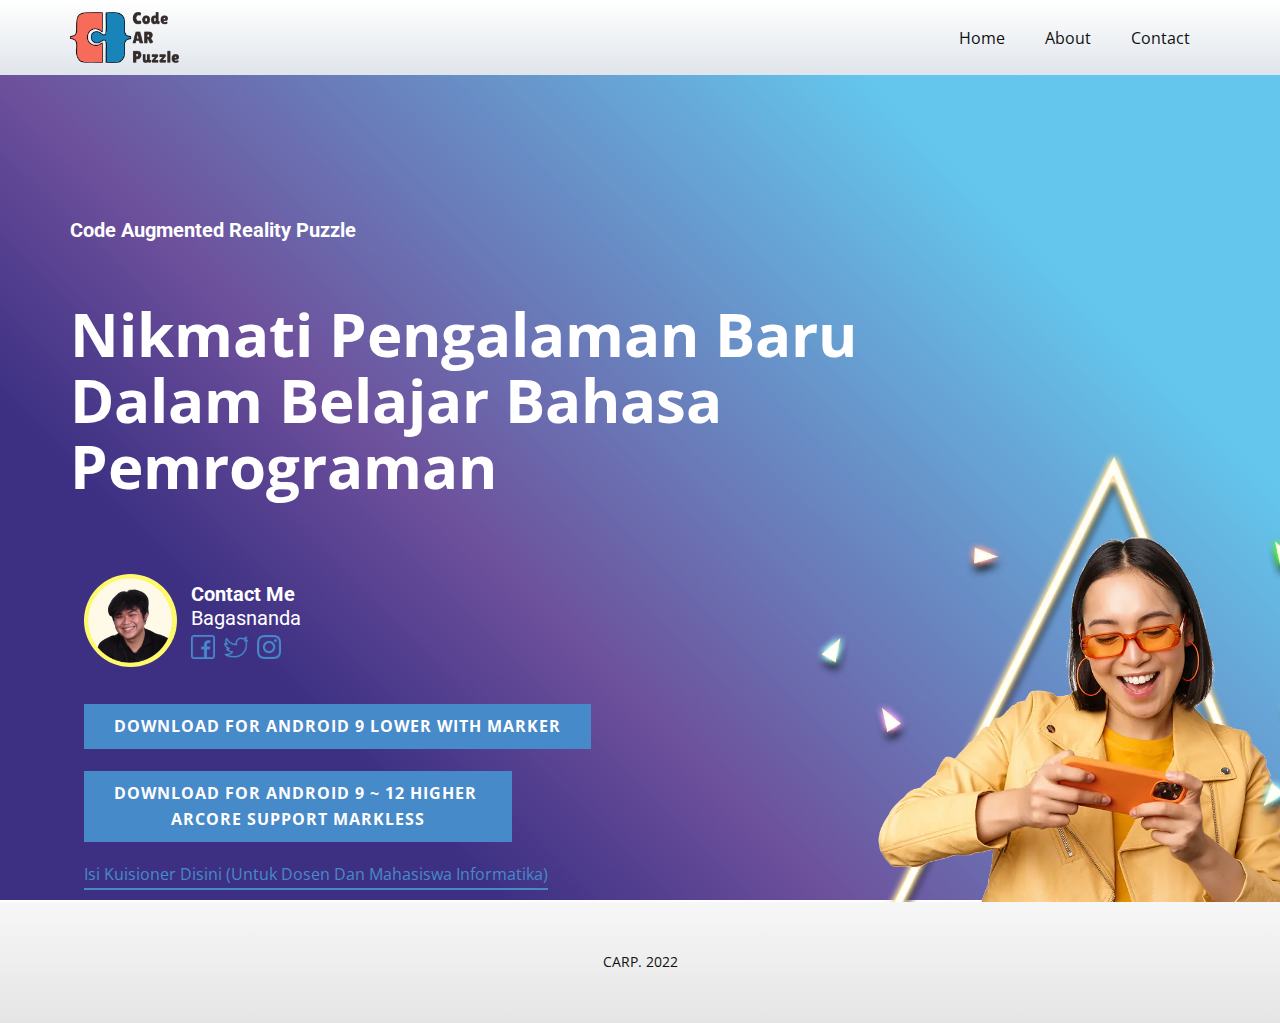
<file: index.html>
<!DOCTYPE html>
<html style="font-size: 16px;" lang="en"><head>
    <meta name="viewport" content="width=device-width, initial-scale=1.0">
    <meta charset="utf-8">
    <meta name="keywords" content="Nikmati Pengalaman BaruDalam Belajar Bahasa&nbsp;Pemrograman">
    <meta name="description" content="">
    <title>Home</title>
    <link rel="stylesheet" href="nicepage.css" media="screen">
<link rel="stylesheet" href="Copy-of-About.css" media="screen">
    <script class="u-script" type="text/javascript" src="jquery.js" "="" defer=""></script>
    <script class="u-script" type="text/javascript" src="nicepage.js" "="" defer=""></script>
    <meta name="generator" content="Nicepage 4.15.11, nicepage.com">
    <link id="u-theme-google-font" rel="stylesheet" href="https://fonts.googleapis.com/css?family=Roboto:100,100i,300,300i,400,400i,500,500i,700,700i,900,900i|Open+Sans:300,300i,400,400i,500,500i,600,600i,700,700i,800,800i">
    
    
    <script type="application/ld+json">{
		"@context": "http://schema.org",
		"@type": "Organization",
		"name": "",
		"logo": "images/LogoGame.png"
}</script>
    <meta name="theme-color" content="#478ac9">
    <meta property="og:title" content="Copy of About">
    <meta property="og:type" content="website">
  </head>
  <body class="u-body u-overlap u-xl-mode" data-lang="en"><header class="u-clearfix u-gradient u-header u-sticky u-sticky-0e06 u-uploaded-video u-header" id="sec-aae3"><div class="u-clearfix u-sheet u-sheet-1">
        <a href="Copy-of-About.html#sec-6340" data-page-id="211022988" class="u-image u-logo u-image-1" data-image-width="711" data-image-height="332" title="Home">
          <img src="images/LogoGame.png" class="u-logo-image u-logo-image-1">
        </a>
        <nav class="u-menu u-menu-one-level u-offcanvas u-menu-1">
          <div class="menu-collapse">
            <a class="u-button-style u-nav-link" href="#">
              <svg class="u-svg-link" viewBox="0 0 24 24"><use xmlns:xlink="http://www.w3.org/1999/xlink" xlink:href="#svg-f769"></use></svg>
              <svg class="u-svg-content" version="1.1" id="svg-f769" viewBox="0 0 16 16" x="0px" y="0px" xmlns:xlink="http://www.w3.org/1999/xlink" xmlns="http://www.w3.org/2000/svg"><g><rect y="1" width="16" height="2"></rect><rect y="7" width="16" height="2"></rect><rect y="13" width="16" height="2"></rect>
</g></svg>
            </a>
          </div>
          <div class="u-custom-menu u-nav-container">
            <ul class="u-nav u-unstyled"><li class="u-nav-item"><a class="u-button-style u-nav-link" href="#">Home</a>
</li><li class="u-nav-item"><a class="u-button-style u-nav-link" href="#">About</a>
</li><li class="u-nav-item"><a class="u-button-style u-nav-link" href="#">Contact</a>
</li></ul>
          </div>
          <div class="u-custom-menu u-nav-container-collapse">
            <div class="u-black u-container-style u-inner-container-layout u-opacity u-opacity-95 u-sidenav">
              <div class="u-inner-container-layout u-sidenav-overflow">
                <div class="u-menu-close"></div>
                <ul class="u-align-center u-nav u-popupmenu-items u-unstyled u-nav-2"><li class="u-nav-item"><a class="u-button-style u-nav-link" href="#">Home</a>
</li><li class="u-nav-item"><a class="u-button-style u-nav-link" href="#">About</a>
</li><li class="u-nav-item"><a class="u-button-style u-nav-link" href="#">Contact</a>
</li></ul>
              </div>
            </div>
            <div class="u-black u-menu-overlay u-opacity u-opacity-70"></div>
          </div>
        </nav>
      </div></header>
    <section class="skrollable u-clearfix u-hidden-md u-hidden-sm u-image u-parallax u-section-1" id="sec-6340" data-image-width="649" data-image-height="390">
      <div class="u-clearfix u-sheet u-sheet-1">
        <h5 class="u-text u-text-body-alt-color u-text-default u-text-font u-text-1">Code Augmented Reality Puzzle</h5>
        <h2 class="u-align-center-xs u-custom-font u-text u-text-default u-text-font u-text-white u-text-2">Nikmati Pengalaman Baru<br>Dalam Belajar Bahasa&nbsp;<br>Pemrograman
        </h2>
        <img class="u-image u-image-default u-preserve-proportions u-image-1" src="images/882522243-0.jpeg" alt="" data-image-width="1000" data-image-height="1000">
        <div class="u-image u-image-circle u-preserve-proportions u-image-2" alt="" data-image-width="640" data-image-height="640"></div>
        <h5 class="u-text u-text-body-alt-color u-text-default u-text-font u-text-3">Contact Me</h5>
        <h5 class="u-text u-text-body-alt-color u-text-default u-text-font u-text-4">Bagasnanda</h5><span class="u-file-icon u-icon u-text-palette-1-base u-icon-1" data-href="https://twitter.com/_bagasnanda_" data-target="_blank"><img src="images/739257-19.png" alt=""></span><span class="u-file-icon u-icon u-text-palette-1-base u-icon-2" data-href="https://www.instagram.com/bagasnandaf/" data-target="_blank"><img src="images/1384031-20.png" alt=""></span><span class="u-file-icon u-icon u-text-palette-1-base u-icon-3" data-href="https://www.facebook.com/Mochammadbagasnandafirmansyah161099/" data-target="_blank"><img src="images/747374-21.png" alt=""></span>
        <a href="https://forms.gle/UMTgJ4KbTP9w6SxQ7" class="u-active-none u-border-2 u-border-active-palette-2-dark-1 u-border-hover-palette-2-base u-border-palette-1-base u-btn u-button-style u-hover-none u-none u-text-hover-palette-2-base u-text-palette-1-base u-btn-1">Isi Kuisioner Disini (Untuk Dosen Dan Mahasiswa Informatika)</a>
        <a href="#" class="u-btn u-button-style u-hover-palette-1-dark-1 u-palette-1-base u-btn-2">Download for android 9 lower WITH MARKER</a>
        <a href="#" class="u-btn u-button-style u-hover-palette-1-dark-1 u-palette-1-base u-btn-3">Download for android 9 ~ 12 HIGHER&nbsp;<br>arcore support MARKLESS
        </a>
      </div>
    </section>
    <style class="u-overlap-style">.u-overlap:not(.u-sticky-scroll) .u-header {
background-image: linear-gradient(white, #e0e5eb) !important
}</style>
    
    
    <footer class="u-align-center u-clearfix u-footer u-gradient u-footer" id="sec-f980"><div class="u-clearfix u-sheet u-valign-middle u-sheet-1">
        <p class="u-small-text u-text u-text-variant u-text-1">CARP. 2022</p>
      </div></footer>
  
</body></html>
</file>
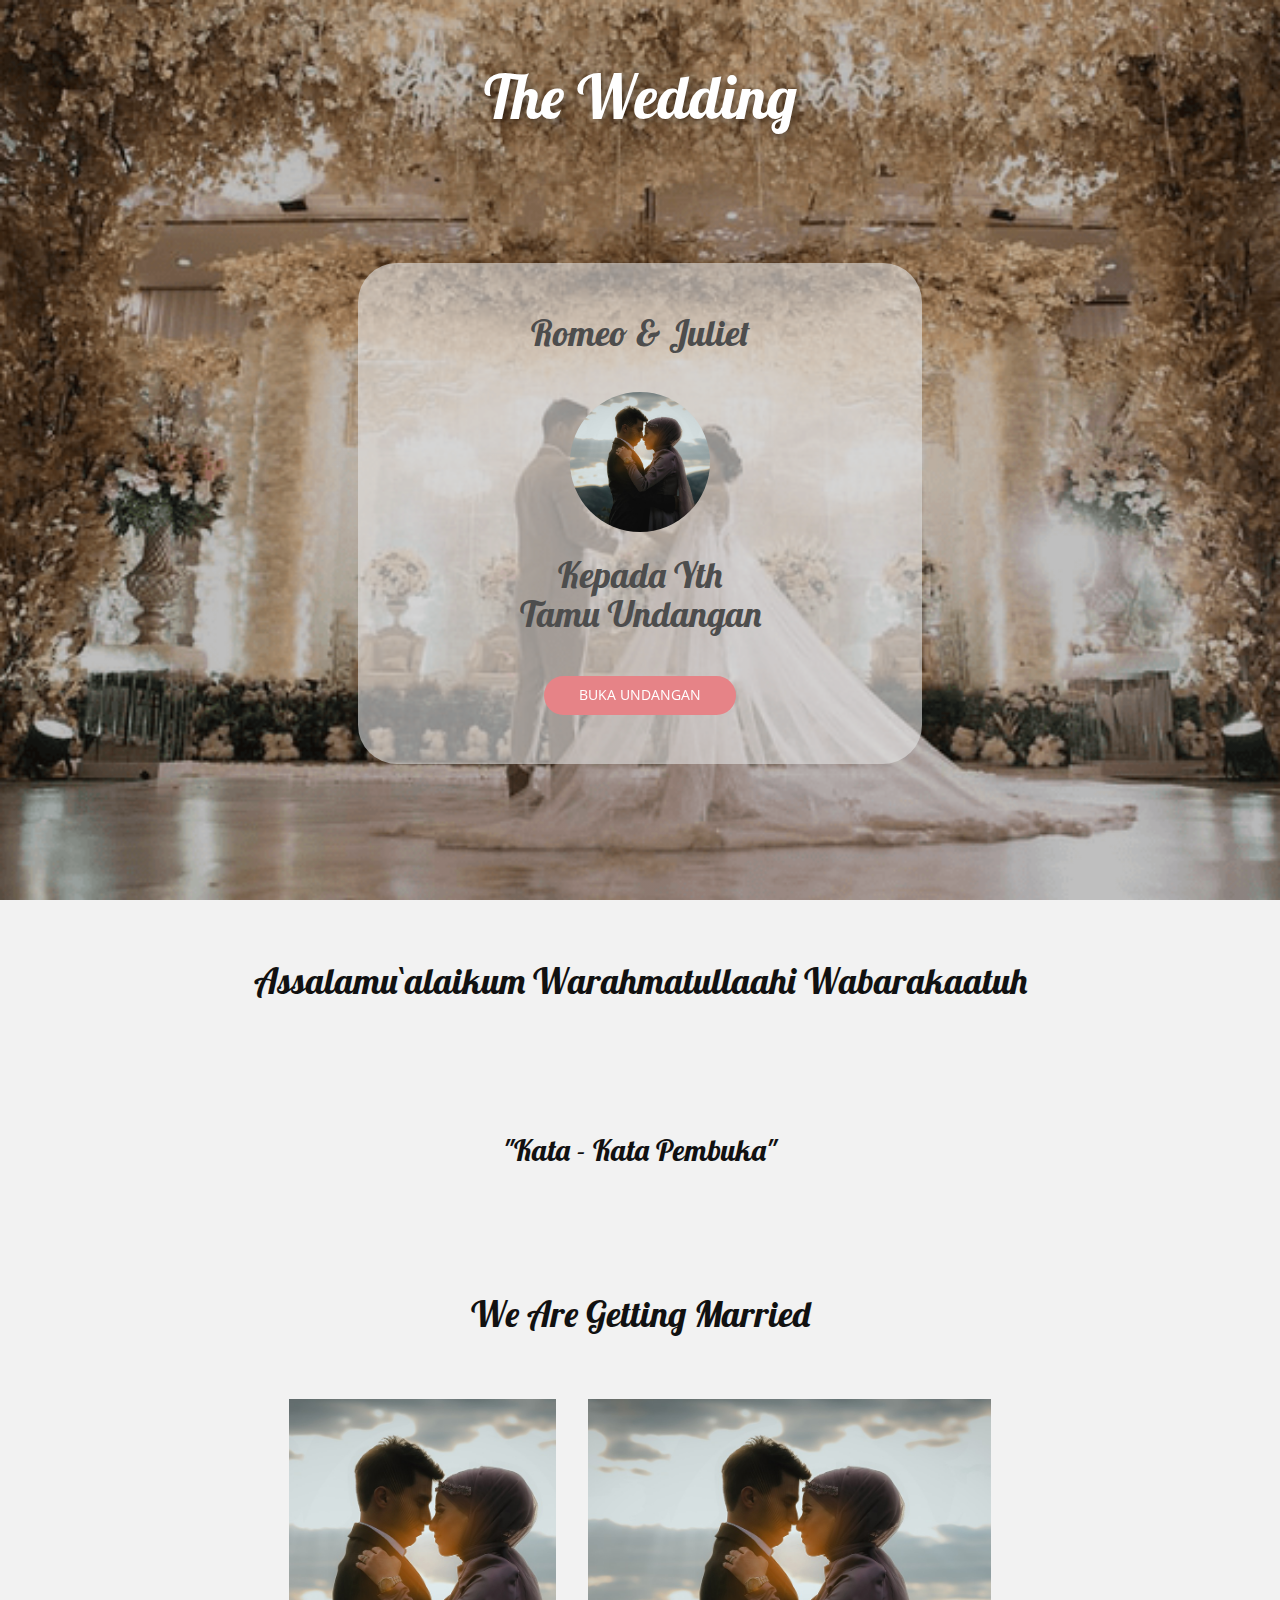
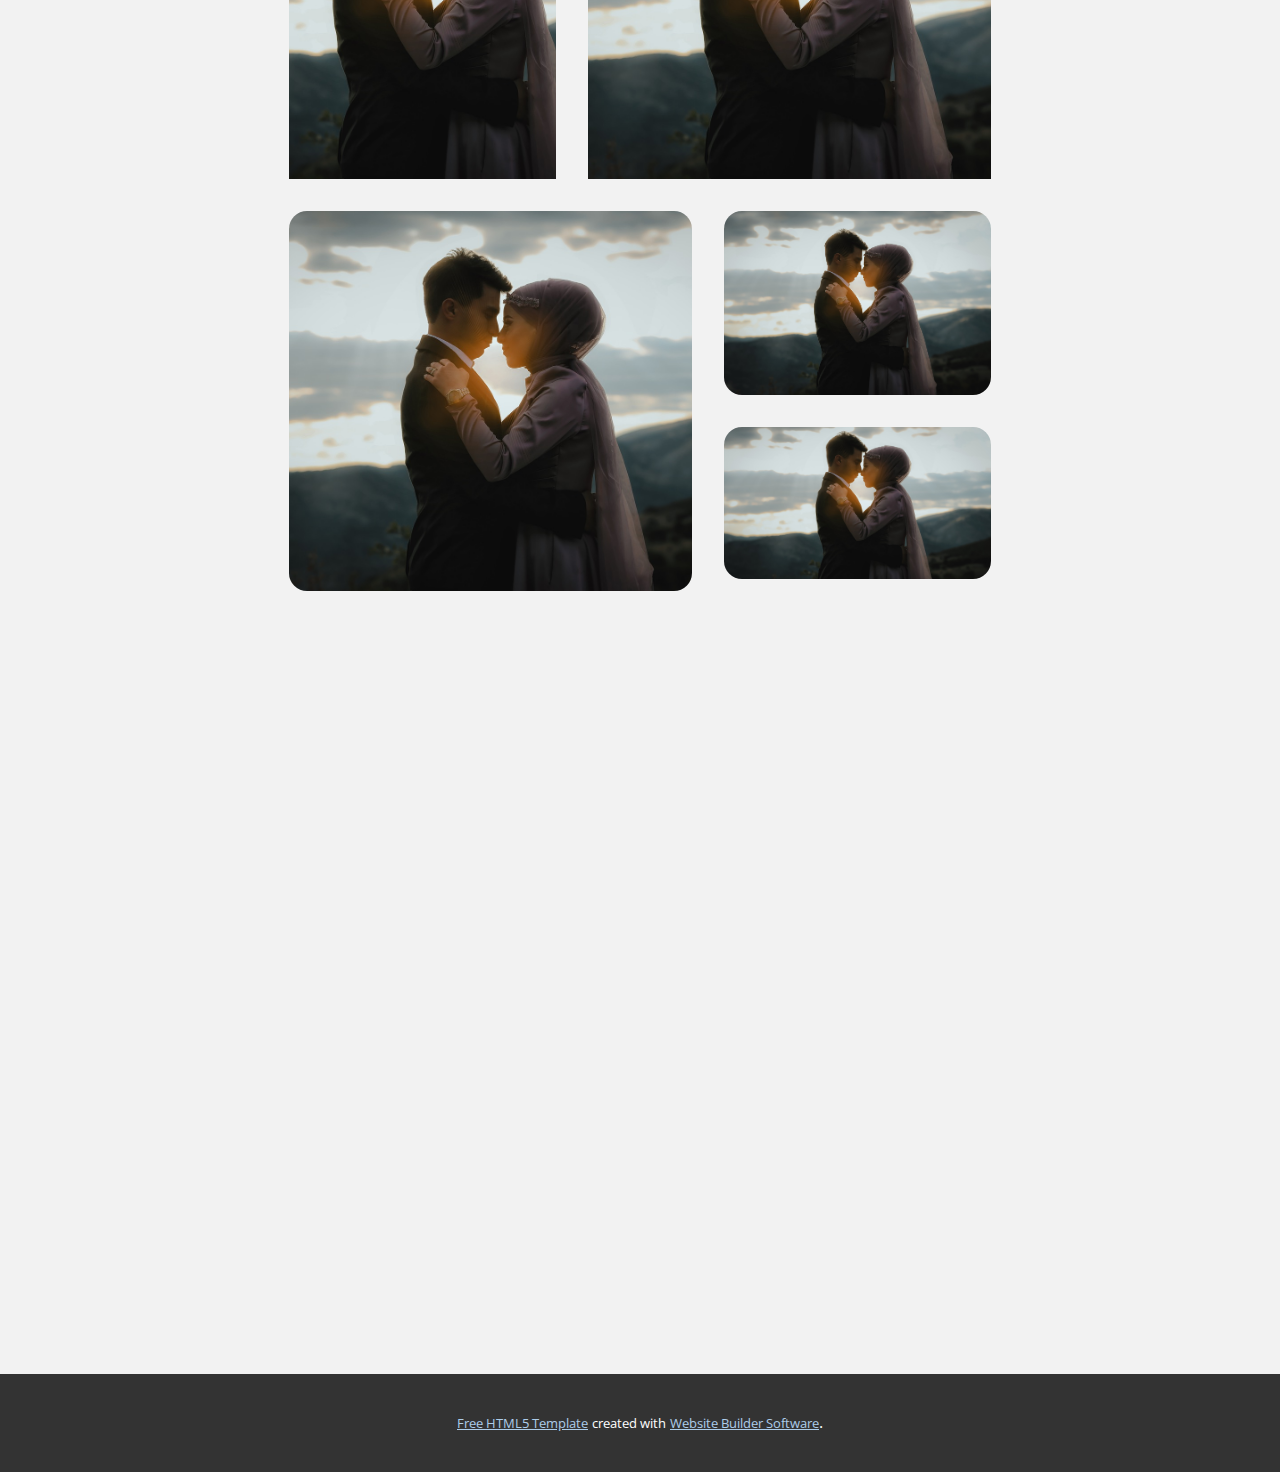
<file: Home.html>
<!DOCTYPE html>
<html style="font-size: 16px;" lang="en"><head>
    <meta name="viewport" content="width=device-width, initial-scale=1.0">
    <meta charset="utf-8">
    <meta name="keywords" content="Wedding Invitation">
    <meta name="description" content="">
    <title>Home</title>
    <link rel="stylesheet" href="nicepage.css" media="screen">
<link rel="stylesheet" href="Home.css" media="screen">
    <script class="u-script" type="text/javascript" src="jquery.js" "="" defer=""></script>
    <script class="u-script" type="text/javascript" src="nicepage.js" "="" defer=""></script>
    <meta name="generator" content="Nicepage 4.15.11, nicepage.com">
    <link id="u-theme-google-font" rel="stylesheet" href="https://fonts.googleapis.com/css?family=Roboto:100,100i,300,300i,400,400i,500,500i,700,700i,900,900i|Open+Sans:300,300i,400,400i,500,500i,600,600i,700,700i,800,800i">
    <link id="u-page-google-font" rel="stylesheet" href="https://fonts.googleapis.com/css?family=Lobster:400">
    
    
    
    
    <script type="application/ld+json">{
		"@context": "http://schema.org",
		"@type": "Organization",
		"name": ""
}</script>
    <meta name="theme-color" content="#478ac9">
    <meta property="og:title" content="Home">
    <meta property="og:type" content="website">
  </head>
  <body class="u-body u-white u-xl-mode" data-lang="en">
    <section class="skrollable u-clearfix u-hidden-sm u-image u-shading u-section-1" id="sec-701c" data-image-width="642" data-image-height="412">
      <div class="u-clearfix u-sheet u-sheet-1">
        <h2 class="u-custom-font u-font-lobster u-text u-text-default u-text-1">The Wedding</h2>
        <div class="u-container-style u-grey-10 u-group u-opacity u-opacity-60 u-radius-39 u-shape-round u-group-1">
          <div class="u-container-layout u-container-layout-1">
            <h2 class="u-custom-font u-font-lobster u-text u-text-default u-text-grey-70 u-text-2">Romeo &amp; Juliet</h2>
            <div class="u-image u-image-circle u-preserve-proportions u-image-1" alt="" data-image-width="150" data-image-height="100"></div>
            <h2 class="u-align-center u-custom-font u-font-lobster u-text u-text-default u-text-grey-70 u-text-3">Kepada Yth<br>Tamu Undangan
            </h2>
            <a href="Home.html#sec-7dae" data-page-id="1203201323" class="infinite u-align-center u-border-none u-btn u-btn-round u-button-style u-hover-palette-1-light-2 u-palette-2-light-1 u-radius-50 u-btn-1" data-animation-name="pulse" data-animation-duration="5000" data-animation-direction="" data-animation-out="1" data-animation-delay="0">BUKA UNDANGAN</a>
          </div>
        </div>
      </div>
    </section>
    <section class="u-clearfix u-grey-5 u-section-2" id="sec-7dae">
      <div class="u-clearfix u-sheet u-valign-middle u-sheet-1">
        <h2 class="u-custom-font u-font-lobster u-text u-text-default u-text-1"> Assalamu`alaikum Warahmatullaahi Wabarakaatuh</h2>
        <h3 class="u-custom-font u-font-lobster u-text u-text-default u-text-2">"Kata - Kata Pembuka"</h3>
      </div>
    </section>
    <section class="u-align-center u-clearfix u-grey-5 u-section-3" id="sec-17d3">
      <div class="u-clearfix u-sheet u-valign-middle-xs u-sheet-1">
        <h2 class="u-custom-font u-font-lobster u-text u-text-default u-text-1">We Are Getting Married</h2>
        <img class="u-hover-feature u-image u-image-default u-image-1" src="images/48c0edd50b05b60cf11dc852d92c1e766a1b8c1fd8beae058cc54d377e379302441f96695ef270eba5e0c447712700953f70286ea966e453bd7127_1280.jpg" alt="" data-image-width="1280" data-image-height="853">
        <img class="u-hover-feature u-image u-image-default u-image-2" src="images/48c0edd50b05b60cf11dc852d92c1e766a1b8c1fd8beae058cc54d377e379302441f96695ef270eba5e0c447712700953f70286ea966e453bd7127_1280.jpg" alt="" data-image-width="1280" data-image-height="853" data-animation-name="" data-animation-duration="0" data-animation-direction="">
        <img class="u-image u-image-round u-radius-18 u-image-3" src="images/48c0edd50b05b60cf11dc852d92c1e766a1b8c1fd8beae058cc54d377e379302441f96695ef270eba5e0c447712700953f70286ea966e453bd7127_1280.jpg" alt="" data-image-width="1280" data-image-height="853">
        <img class="u-image u-image-round u-radius-18 u-image-4" src="images/48c0edd50b05b60cf11dc852d92c1e766a1b8c1fd8beae058cc54d377e379302441f96695ef270eba5e0c447712700953f70286ea966e453bd7127_1280.jpg" alt="" data-image-width="1280" data-image-height="853">
        <img class="u-image u-image-round u-radius-18 u-image-5" src="images/48c0edd50b05b60cf11dc852d92c1e766a1b8c1fd8beae058cc54d377e379302441f96695ef270eba5e0c447712700953f70286ea966e453bd7127_1280.jpg" alt="" data-image-width="1280" data-image-height="853">
      </div>
      
      
    </section>
    
    
    
    <section class="u-backlink u-clearfix u-grey-80">
      <a class="u-link" href="html5-template" target="_blank">
        <span>Free HTML5 Template</span>
      </a>
      <p class="u-text">
        <span>created with</span>
      </p>
      <a class="u-link" href="" target="_blank">
        <span>Website Builder Software</span>
      </a>. 
    </section>
  
</body></html>
</file>
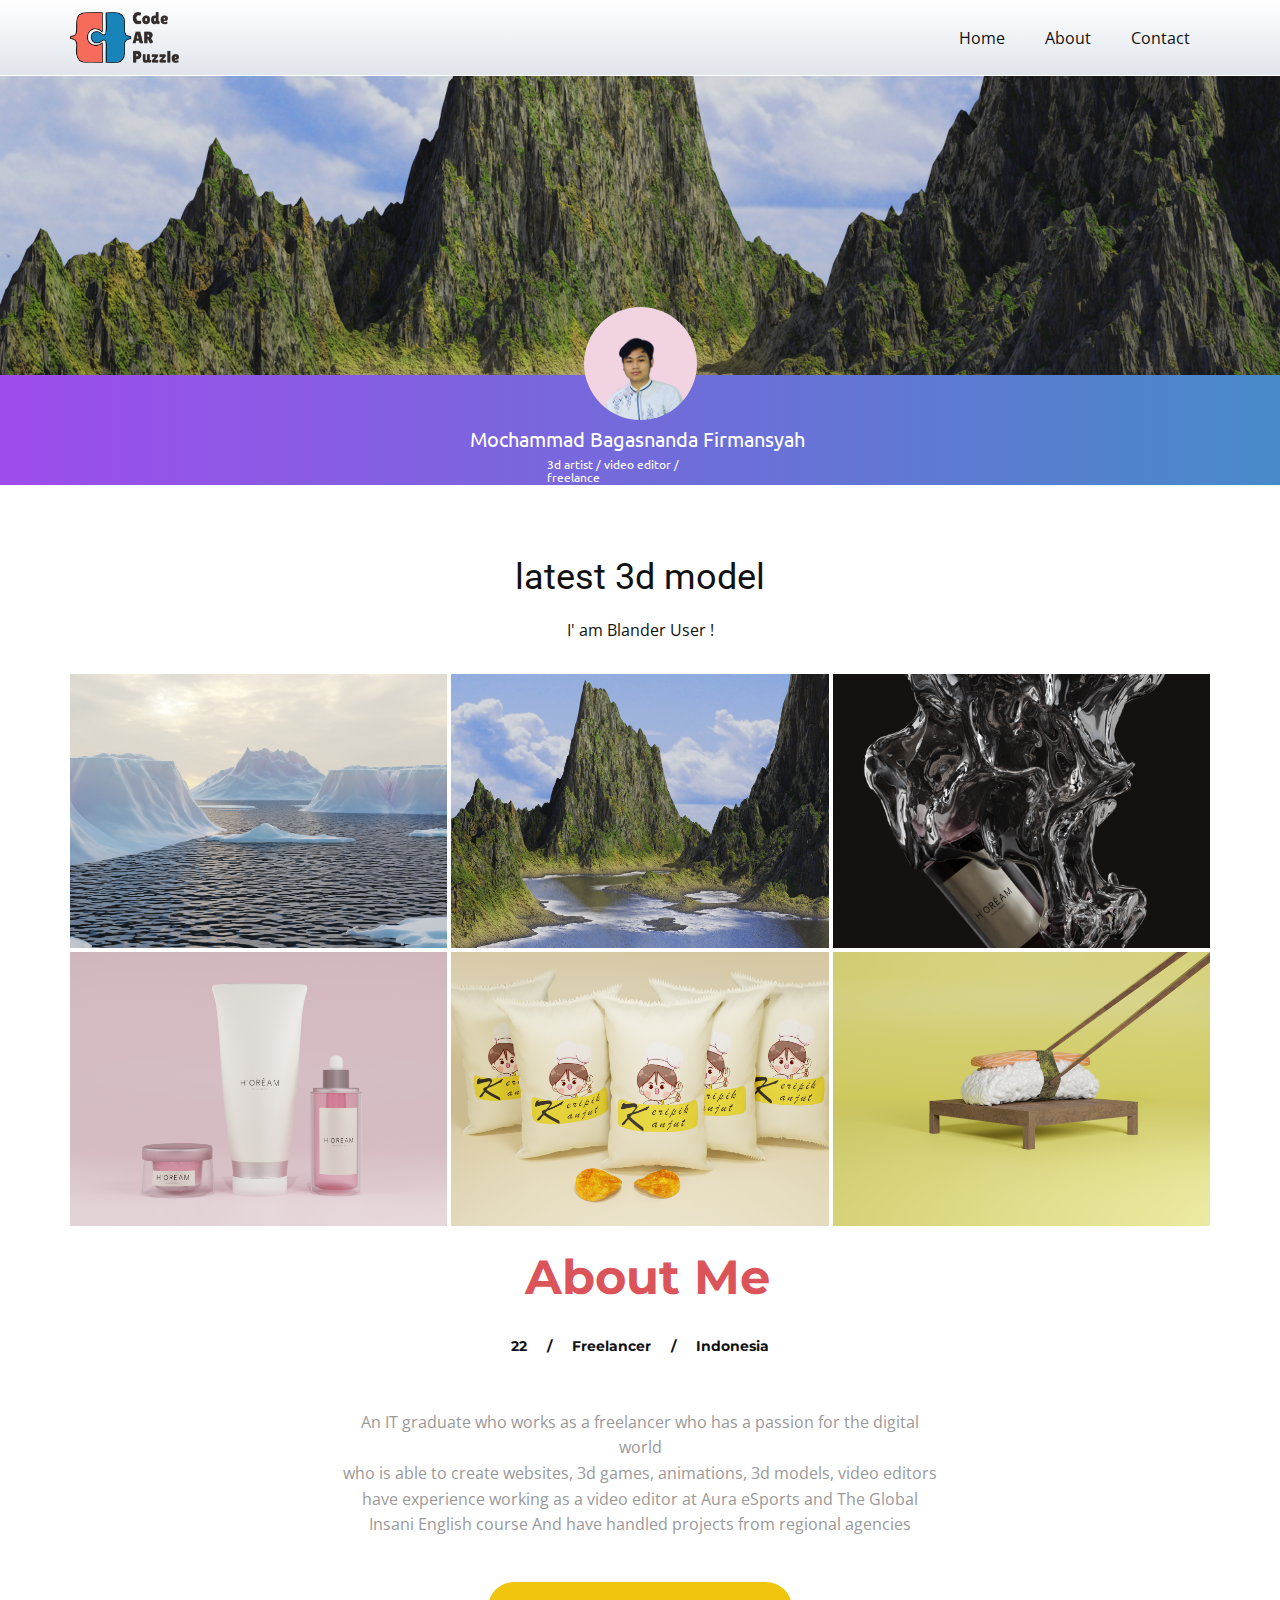
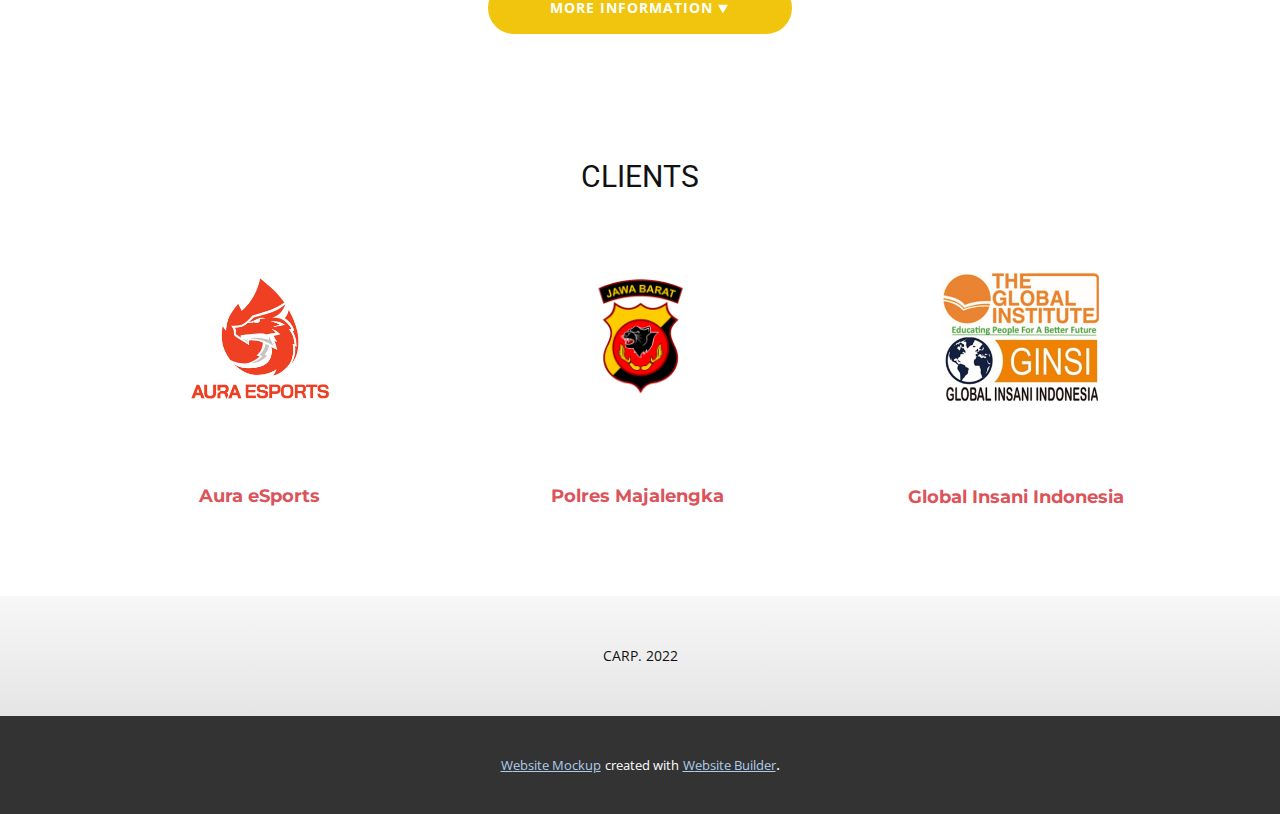
<file: Page-1.html>
<!DOCTYPE html>
<html style="font-size: 16px;" lang="en"><head>
    <meta name="viewport" content="width=device-width, initial-scale=1.0">
    <meta charset="utf-8">
    <meta name="keywords" content="​High-Class Business Consultations, ​We craft innovative products, 01, 02, 03, About Us, ​If you Require Roofing Services&nbsp;or Roofing&nbsp;Solutions?, ​(480) 565-7878">
    <meta name="description" content="">
    <title>Page 1</title>
    <link rel="stylesheet" href="nicepage.css" media="screen">
<link rel="stylesheet" href="Page-1.css" media="screen">
    <script class="u-script" type="text/javascript" src="jquery.js" "="" defer=""></script>
    <script class="u-script" type="text/javascript" src="nicepage.js" "="" defer=""></script>
    <meta name="generator" content="Nicepage 4.15.11, nicepage.com">
    <link id="u-theme-google-font" rel="stylesheet" href="https://fonts.googleapis.com/css?family=Roboto:100,100i,300,300i,400,400i,500,500i,700,700i,900,900i|Open+Sans:300,300i,400,400i,500,500i,600,600i,700,700i,800,800i">
    <link id="u-page-google-font" rel="stylesheet" href="https://fonts.googleapis.com/css?family=Ubuntu:300,300i,400,400i,500,500i,700,700i|Montserrat:100,100i,200,200i,300,300i,400,400i,500,500i,600,600i,700,700i,800,800i,900,900i">
    
    
    
    
    
    <script type="application/ld+json">{
		"@context": "http://schema.org",
		"@type": "Organization",
		"name": "",
		"logo": "images/LogoGame.png"
}</script>
    <meta name="theme-color" content="#478ac9">
    <meta property="og:title" content="Page 1">
    <meta property="og:type" content="website">
  </head>
  <body class="u-body u-xl-mode" data-lang="en"><header class="u-clearfix u-gradient u-header u-sticky u-sticky-0e06 u-uploaded-video u-header" id="sec-aae3"><div class="u-clearfix u-sheet u-sheet-1">
        <a href="Copy-of-About.html#sec-6340" data-page-id="211022988" class="u-image u-logo u-image-1" data-image-width="711" data-image-height="332" title="Home">
          <img src="images/LogoGame.png" class="u-logo-image u-logo-image-1">
        </a>
        <nav class="u-menu u-menu-one-level u-offcanvas u-menu-1">
          <div class="menu-collapse">
            <a class="u-button-style u-nav-link" href="#">
              <svg class="u-svg-link" viewBox="0 0 24 24"><use xmlns:xlink="http://www.w3.org/1999/xlink" xlink:href="#svg-f769"></use></svg>
              <svg class="u-svg-content" version="1.1" id="svg-f769" viewBox="0 0 16 16" x="0px" y="0px" xmlns:xlink="http://www.w3.org/1999/xlink" xmlns="http://www.w3.org/2000/svg"><g><rect y="1" width="16" height="2"></rect><rect y="7" width="16" height="2"></rect><rect y="13" width="16" height="2"></rect>
</g></svg>
            </a>
          </div>
          <div class="u-custom-menu u-nav-container">
            <ul class="u-nav u-unstyled"><li class="u-nav-item"><a class="u-button-style u-nav-link" href="#">Home</a>
</li><li class="u-nav-item"><a class="u-button-style u-nav-link" href="#">About</a>
</li><li class="u-nav-item"><a class="u-button-style u-nav-link" href="#">Contact</a>
</li></ul>
          </div>
          <div class="u-custom-menu u-nav-container-collapse">
            <div class="u-black u-container-style u-inner-container-layout u-opacity u-opacity-95 u-sidenav">
              <div class="u-inner-container-layout u-sidenav-overflow">
                <div class="u-menu-close"></div>
                <ul class="u-align-center u-nav u-popupmenu-items u-unstyled u-nav-2"><li class="u-nav-item"><a class="u-button-style u-nav-link" href="#">Home</a>
</li><li class="u-nav-item"><a class="u-button-style u-nav-link" href="#">About</a>
</li><li class="u-nav-item"><a class="u-button-style u-nav-link" href="#">Contact</a>
</li></ul>
              </div>
            </div>
            <div class="u-black u-menu-overlay u-opacity u-opacity-70"></div>
          </div>
        </nav>
      </div></header>
    <section class="u-clearfix u-section-1" id="carousel_971c">
      <div class="u-expanded-width u-gradient u-shape u-shape-rectangle u-shape-1"></div>
      <h1 class="u-custom-font u-font-ubuntu u-text u-text-white u-text-1">Mochammad Bagasnanda Firmansyah</h1>
      <img class="u-expanded-width u-image u-image-default u-image-1" src="images/island.png" alt="" data-image-width="1920" data-image-height="1080">
      <div class="u-image u-image-circle u-preserve-proportions u-image-2" data-image-width="1080" data-image-height="1080" data-animation-name="customAnimationIn" data-animation-duration="2000" data-animation-direction=""></div>
      <h1 class="u-custom-font u-font-ubuntu u-text u-text-white u-text-2">3d artist / video editor / freelance</h1>
    </section>
    <section class="u-align-center u-clearfix u-section-2" id="sec-5fbc">
      <div class="u-clearfix u-sheet u-sheet-1">
        <h2 class="u-text u-text-default u-text-1">latest 3d model</h2>
        <p class="u-text u-text-2">I' am Blander User !</p>
        <div class="u-expanded-width u-gallery u-layout-grid u-lightbox u-show-text-on-hover u-gallery-1" id="carousel-411a">
          <div class="u-gallery-inner u-gallery-inner-1" role="listbox">
            <div class="u-effect-fade u-gallery-item u-shape-rectangle u-gallery-item-1">
              <div class="u-back-slide" data-image-width="1920" data-image-height="1080">
                <img class="u-back-image u-expanded" src="images/ice.png">
              </div>
              <div class="u-align-center u-over-slide u-shading u-over-slide-1">
                <h3 class="u-gallery-heading"></h3>
                <p class="u-gallery-text"></p>
              </div>
            </div>
            <div class="u-effect-fade u-gallery-item u-shape-rectangle u-gallery-item-2">
              <div class="u-back-slide" data-image-width="1920" data-image-height="1080">
                <img class="u-back-image u-expanded" src="images/island.png">
              </div>
              <div class="u-align-center u-over-slide u-shading u-over-slide-2">
                <h3 class="u-gallery-heading"></h3>
                <p class="u-gallery-text"></p>
              </div>
            </div>
            <div class="u-effect-fade u-gallery-item u-shape-rectangle u-gallery-item-3">
              <div class="u-back-slide" data-image-width="1080" data-image-height="1080">
                <img class="u-back-image u-expanded" src="images/liwuf2.png">
              </div>
              <div class="u-align-center u-over-slide u-shading u-over-slide-3">
                <h3 class="u-gallery-heading"></h3>
                <p class="u-gallery-text"></p>
              </div>
            </div>
            <div class="u-effect-fade u-gallery-item u-shape-rectangle u-gallery-item-4">
              <div class="u-back-slide" data-image-width="1920" data-image-height="1080">
                <img class="u-back-image u-expanded" src="images/Skincare.png">
              </div>
              <div class="u-align-center u-over-slide u-shading u-over-slide-4">
                <h3 class="u-gallery-heading"></h3>
                <p class="u-gallery-text"></p>
              </div>
            </div>
            <div class="u-effect-fade u-gallery-item u-shape-rectangle u-gallery-item-5">
              <div class="u-back-slide" data-image-width="1920" data-image-height="1080">
                <img class="u-back-image u-expanded" src="images/Kanjut2.png">
              </div>
              <div class="u-align-center u-over-slide u-shading u-over-slide-5">
                <h3 class="u-gallery-heading"></h3>
                <p class="u-gallery-text"></p>
              </div>
            </div>
            <div class="u-effect-fade u-gallery-item u-shape-rectangle u-gallery-item-6">
              <div class="u-back-slide" data-image-width="1920" data-image-height="1080">
                <img class="u-back-image u-expanded" src="images/Sushi1.png">
              </div>
              <div class="u-align-center u-over-slide u-shading u-over-slide-6">
                <h3 class="u-gallery-heading"></h3>
                <p class="u-gallery-text"></p>
              </div>
            </div>
          </div>
        </div>
      </div>
    </section>
    <section class="u-align-center u-clearfix u-section-3" id="carousel_12f6">
      <div class="u-clearfix u-sheet u-sheet-1">
        <h3 class="u-custom-font u-font-montserrat u-text u-text-1">&nbsp;<span class="u-text-palette-2-base">About Me</span>
          <br>
          <span style="font-size: 0.875rem;">22&nbsp; &nbsp; &nbsp;/&nbsp; &nbsp; &nbsp;Freelancer&nbsp; &nbsp; &nbsp;/&nbsp; &nbsp; &nbsp;Indonesia</span>
        </h3>
        <p class="u-align-center u-heading-font u-text u-text-grey-40 u-text-2"> An IT graduate who works as a freelancer who has a passion for the digital world<br>who is able to create websites, 3d games, animations, 3d models, video editors<br>have experience working as a video editor at Aura eSports and The Global Insani English course
And have handled projects from regional agencies<br>
        </p>
        <a href="Page-1.html#carousel_63f3" data-page-id="346013519" class="u-btn u-btn-round u-button-style u-hover-palette-3-light-2 u-palette-3-base u-radius-50 u-text-body-alt-color u-text-hover-black u-btn-1">More information&nbsp;<span class="u-icon u-text-white u-icon-1"><svg class="u-svg-content" viewBox="0 0 490.677 490.677" x="0px" y="0px" style="width: 1em; height: 1em;"><path d="M489.272,37.339c-1.92-3.307-5.44-5.333-9.259-5.333H10.68c-3.819,0-7.339,2.027-9.259,5.333    c-1.899,3.307-1.899,7.36,0.021,10.667l234.667,405.333c1.899,3.307,5.419,5.333,9.237,5.333s7.339-2.027,9.237-5.333 L489.251,48.005C491.149,44.72,491.149,40.645,489.272,37.339z"></path></svg><img></span>
        </a>
      </div>
    </section>
    <section class="u-clearfix u-section-4" id="sec-ba9e">
      <div class="u-clearfix u-sheet u-sheet-1">
        <h3 class="u-text u-text-default u-text-1">CLIENTS</h3>
        <div class="u-clearfix u-expanded-width u-layout-wrap u-layout-wrap-1">
          <div class="u-layout">
            <div class="u-layout-row">
              <div class="u-container-style u-layout-cell u-size-20 u-layout-cell-1">
                <div class="u-container-layout u-valign-bottom u-container-layout-1">
                  <img class="u-image u-image-default u-preserve-proportions u-image-1" src="images/LogoAuraEsports.png" alt="" data-image-width="1000" data-image-height="1000">
                  <h4 class="u-align-left u-custom-font u-font-montserrat u-text u-text-palette-2-base u-text-2">Aura eSports</h4>
                </div>
              </div>
              <div class="u-container-style u-layout-cell u-size-20 u-layout-cell-2">
                <div class="u-container-layout u-valign-bottom u-container-layout-2">
                  <img class="u-image u-image-default u-preserve-proportions u-image-2" src="images/Lambang_Polda_Jabar.png" alt="" data-image-width="1000" data-image-height="1000">
                  <h4 class="u-align-left u-custom-font u-font-montserrat u-text u-text-palette-2-base u-text-3">Polres Majalengka</h4>
                </div>
              </div>
              <div class="u-container-style u-layout-cell u-size-20 u-layout-cell-3">
                <div class="u-container-layout u-container-layout-3">
                  <img class="u-image u-image-default u-preserve-proportions u-image-3" src="images/cropped-logo-satu1.png" alt="" data-image-width="1000" data-image-height="1000">
                  <h4 class="u-align-left u-custom-font u-font-montserrat u-text u-text-palette-2-base u-text-4">Global Insani Indonesia</h4>
                </div>
              </div>
            </div>
          </div>
        </div>
      </div>
    </section>
    
    
    <footer class="u-align-center u-clearfix u-footer u-gradient u-footer" id="sec-f980"><div class="u-clearfix u-sheet u-valign-middle u-sheet-1">
        <p class="u-small-text u-text u-text-variant u-text-1">CARP. 2022</p>
      </div></footer>
    <section class="u-backlink u-clearfix u-grey-80">
      <a class="u-link" href="https://nicepage.com/website-mockup" target="_blank">
        <span>Website Mockup</span>
      </a>
      <p class="u-text">
        <span>created with</span>
      </p>
      <a class="u-link" href="https://nicepage.best" target="_blank">
        <span>Website Builder</span>
      </a>. 
    </section>
  
</body></html>
</file>
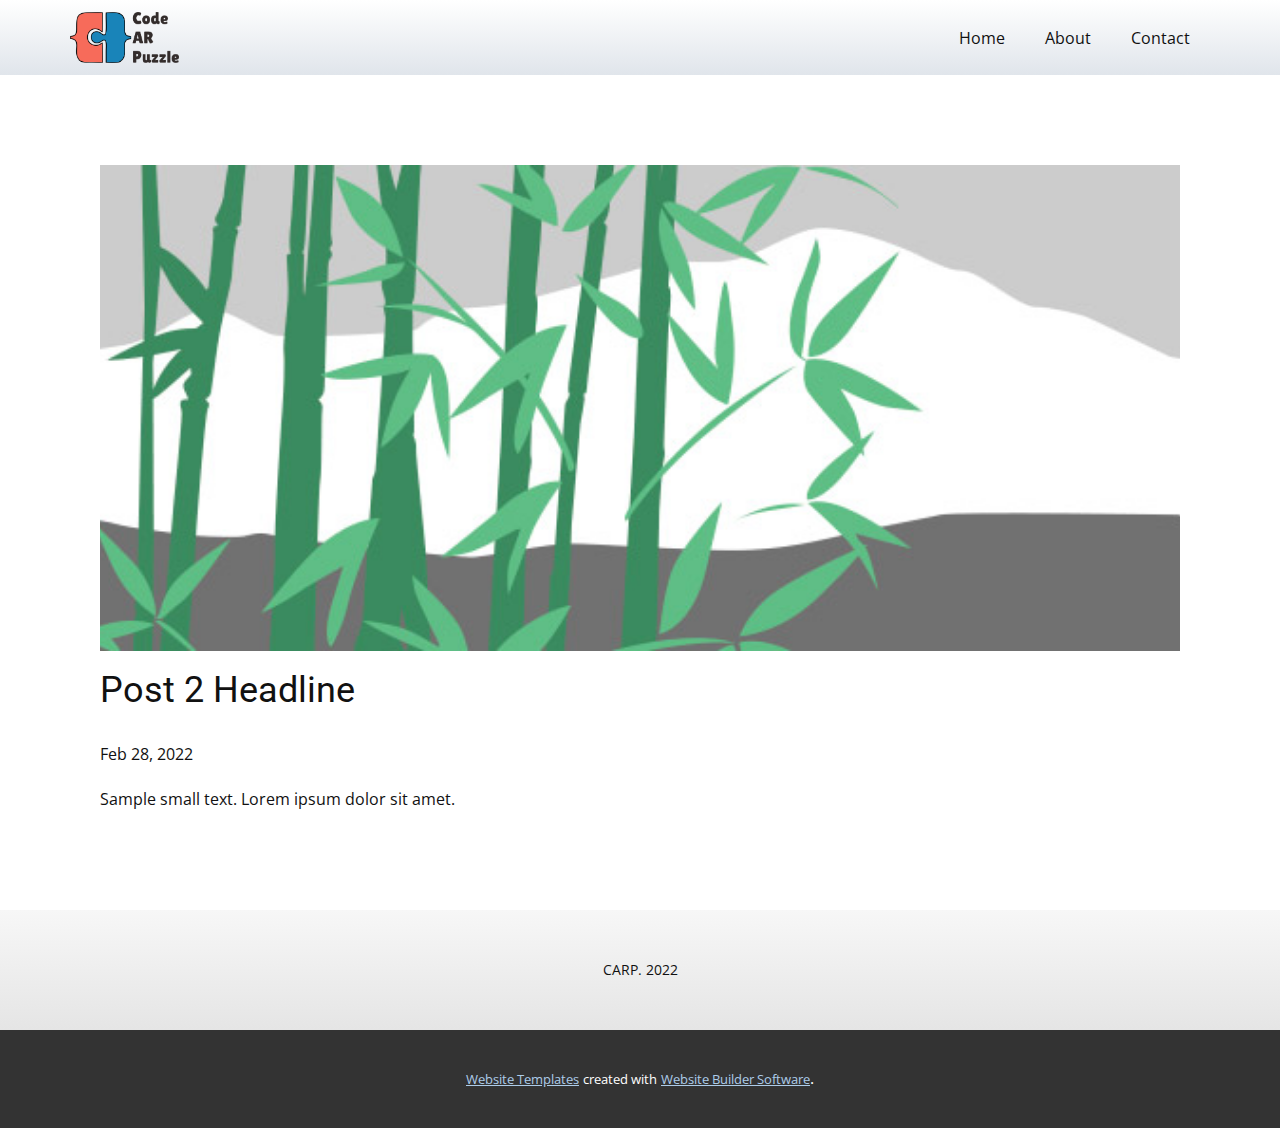
<file: blog/post-1.html>
<!doctype html>
<html style="font-size: 16px;" lang="en"><head>
    <meta name="viewport" content="width=device-width, initial-scale=1.0">
    <meta charset="utf-8">
    <meta name="keywords" content="Post 1 Headline">
    <meta name="description" content="">
    <title>Post 2 Headline</title>
    <link rel="stylesheet" href="../nicepage.css" media="screen">
<link rel="stylesheet" href="../Post-Template.css" media="screen">
    <script class="u-script" type="text/javascript" src="../jquery.js" "="" defer=""></script>
    <script class="u-script" type="text/javascript" src="../nicepage.js" "="" defer=""></script>
    <meta name="generator" content="Nicepage 4.15.11, nicepage.com">
    <link id="u-theme-google-font" rel="stylesheet" href="https://fonts.googleapis.com/css?family=Roboto:100,100i,300,300i,400,400i,500,500i,700,700i,900,900i|Open+Sans:300,300i,400,400i,500,500i,600,600i,700,700i,800,800i">
    
    
    <script type="application/ld+json">{
		"@context": "http://schema.org",
		"@type": "Organization",
		"name": "",
		"logo": "images/LogoGame.png"
}</script>
    <meta name="theme-color" content="#478ac9">
  </head>
  <body class="u-body u-xl-mode" data-lang="en"><header class="u-clearfix u-gradient u-header u-sticky u-sticky-0e06 u-uploaded-video u-header" id="sec-aae3"><div class="u-clearfix u-sheet u-sheet-1">
        <a href="../Copy-of-About.html#sec-6340" data-page-id="211022988" class="u-image u-logo u-image-1" data-image-width="711" data-image-height="332" title="Home">
          <img src="../images/LogoGame.png" class="u-logo-image u-logo-image-1">
        </a>
        <nav class="u-menu u-menu-one-level u-offcanvas u-menu-1">
          <div class="menu-collapse">
            <a class="u-button-style u-nav-link" href="#">
              <svg class="u-svg-link" viewBox="0 0 24 24"><use xmlns:xlink="http://www.w3.org/1999/xlink" xlink:href="#svg-f769"></use></svg>
              <svg class="u-svg-content" version="1.1" id="svg-f769" viewBox="0 0 16 16" x="0px" y="0px" xmlns:xlink="http://www.w3.org/1999/xlink" xmlns="http://www.w3.org/2000/svg"><g><rect y="1" width="16" height="2"></rect><rect y="7" width="16" height="2"></rect><rect y="13" width="16" height="2"></rect>
</g></svg>
            </a>
          </div>
          <div class="u-custom-menu u-nav-container">
            <ul class="u-nav u-unstyled"><li class="u-nav-item"><a class="u-button-style u-nav-link" href="#">Home</a>
</li><li class="u-nav-item"><a class="u-button-style u-nav-link" href="#">About</a>
</li><li class="u-nav-item"><a class="u-button-style u-nav-link" href="#">Contact</a>
</li></ul>
          </div>
          <div class="u-custom-menu u-nav-container-collapse">
            <div class="u-black u-container-style u-inner-container-layout u-opacity u-opacity-95 u-sidenav">
              <div class="u-inner-container-layout u-sidenav-overflow">
                <div class="u-menu-close"></div>
                <ul class="u-align-center u-nav u-popupmenu-items u-unstyled u-nav-2"><li class="u-nav-item"><a class="u-button-style u-nav-link" href="#">Home</a>
</li><li class="u-nav-item"><a class="u-button-style u-nav-link" href="#">About</a>
</li><li class="u-nav-item"><a class="u-button-style u-nav-link" href="#">Contact</a>
</li></ul>
              </div>
            </div>
            <div class="u-black u-menu-overlay u-opacity u-opacity-70"></div>
          </div>
        </nav>
      </div></header>
    <section class="u-align-center u-clearfix u-section-1" id="sec-0db7">
      <div class="u-clearfix u-sheet u-valign-middle-md u-valign-middle-sm u-valign-middle-xs u-sheet-1"><!--post_details--><!--post_details_options_json--><!--{"source":""}--><!--/post_details_options_json--><!--blog_post-->
        <div class="u-container-style u-expanded-width u-post-details u-post-details-1">
          <div class="u-container-layout u-valign-middle u-container-layout-1"><!--blog_post_image-->
            <img alt="" class="u-blog-control u-expanded-width u-image u-image-default u-image-1" src="[data-uri]"><!--/blog_post_image--><!--blog_post_header-->
            <h2 class="u-blog-control u-text u-text-1">Post 2 Headline</h2><!--/blog_post_header--><!--blog_post_metadata-->
            <div class="u-blog-control u-metadata u-metadata-1"><!--blog_post_metadata_date-->
              <span class="u-meta-date u-meta-icon">Feb 28, 2022</span><!--/blog_post_metadata_date--><!--blog_post_metadata_category-->
              <!--/blog_post_metadata_category--><!--blog_post_metadata_comments-->
              <!--/blog_post_metadata_comments-->
            </div><!--/blog_post_metadata--><!--blog_post_content-->
            <div class="u-align-justify u-blog-control u-post-content u-text u-text-2 fr-view">
  Sample small text. Lorem ipsum dolor sit amet.
  </div><!--/blog_post_content-->
          </div>
        </div><!--/blog_post--><!--/post_details-->
      </div>
    </section>
    
    
    <footer class="u-align-center u-clearfix u-footer u-gradient u-footer" id="sec-f980"><div class="u-clearfix u-sheet u-valign-middle u-sheet-1">
        <p class="u-small-text u-text u-text-variant u-text-1">CARP. 2022</p>
      </div></footer>
    <section class="u-backlink u-clearfix u-grey-80">
      <a class="u-link" href="https://nicepage.com/website-templates" target="_blank">
        <span>Website Templates</span>
      </a>
      <p class="u-text">
        <span>created with</span>
      </p>
      <a class="u-link" href="" target="_blank">
        <span>Website Builder Software</span>
      </a>. 
    </section>
  
</body></html>
</file>
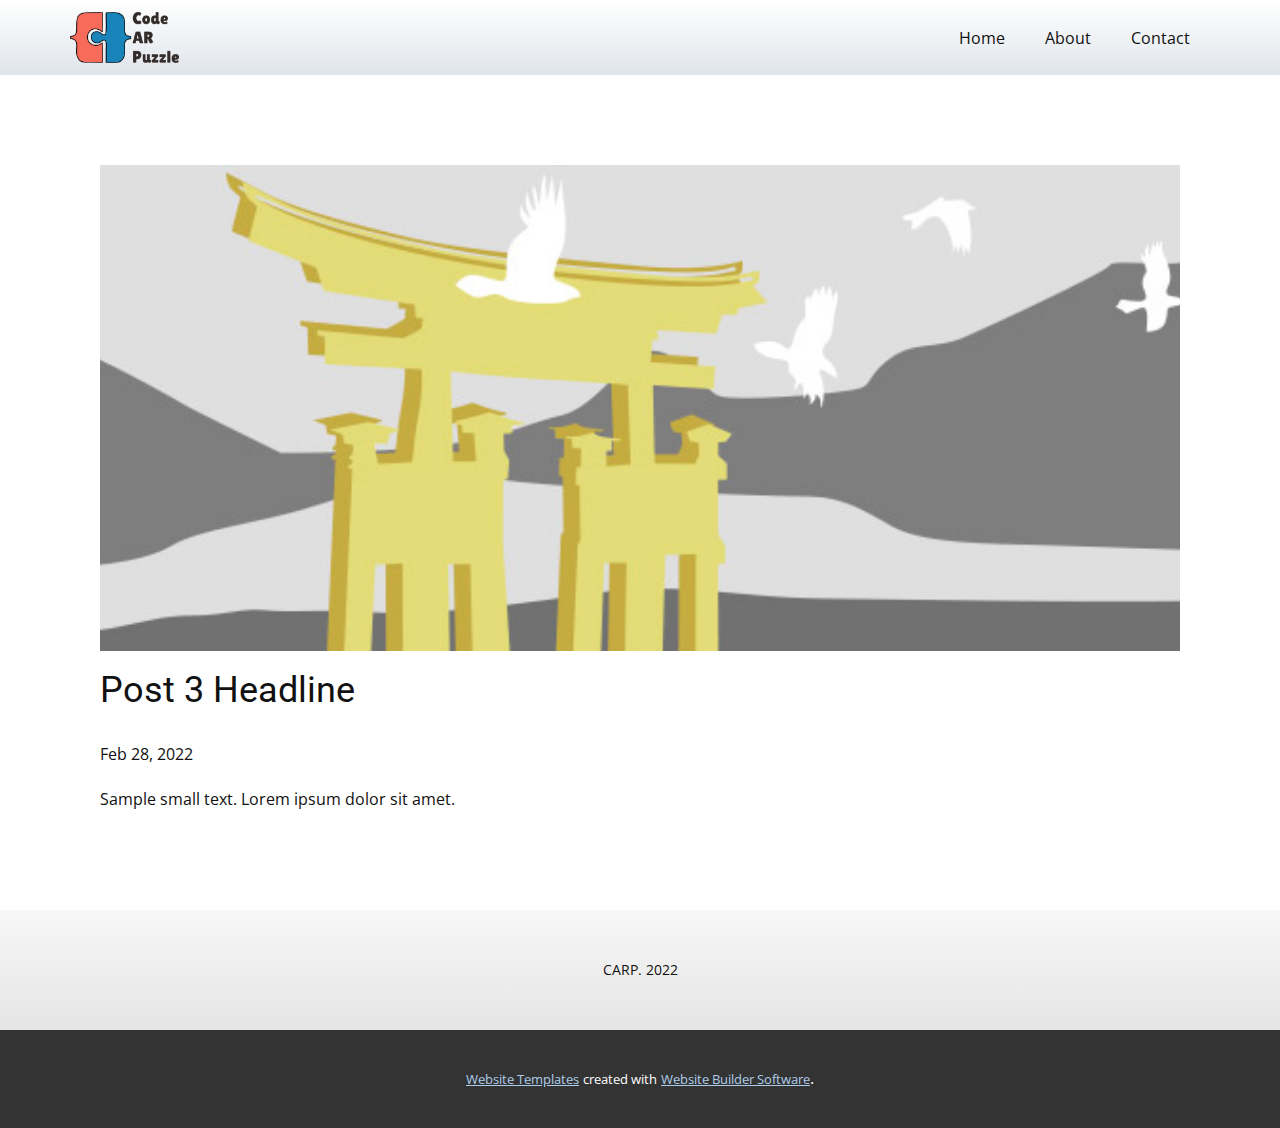
<file: blog/post-2.html>
<!doctype html>
<html style="font-size: 16px;" lang="en"><head>
    <meta name="viewport" content="width=device-width, initial-scale=1.0">
    <meta charset="utf-8">
    <meta name="keywords" content="Post 1 Headline">
    <meta name="description" content="">
    <title>Post 3 Headline</title>
    <link rel="stylesheet" href="../nicepage.css" media="screen">
<link rel="stylesheet" href="../Post-Template.css" media="screen">
    <script class="u-script" type="text/javascript" src="../jquery.js" "="" defer=""></script>
    <script class="u-script" type="text/javascript" src="../nicepage.js" "="" defer=""></script>
    <meta name="generator" content="Nicepage 4.15.11, nicepage.com">
    <link id="u-theme-google-font" rel="stylesheet" href="https://fonts.googleapis.com/css?family=Roboto:100,100i,300,300i,400,400i,500,500i,700,700i,900,900i|Open+Sans:300,300i,400,400i,500,500i,600,600i,700,700i,800,800i">
    
    
    <script type="application/ld+json">{
		"@context": "http://schema.org",
		"@type": "Organization",
		"name": "",
		"logo": "images/LogoGame.png"
}</script>
    <meta name="theme-color" content="#478ac9">
  </head>
  <body class="u-body u-xl-mode" data-lang="en"><header class="u-clearfix u-gradient u-header u-sticky u-sticky-0e06 u-uploaded-video u-header" id="sec-aae3"><div class="u-clearfix u-sheet u-sheet-1">
        <a href="../Copy-of-About.html#sec-6340" data-page-id="211022988" class="u-image u-logo u-image-1" data-image-width="711" data-image-height="332" title="Home">
          <img src="../images/LogoGame.png" class="u-logo-image u-logo-image-1">
        </a>
        <nav class="u-menu u-menu-one-level u-offcanvas u-menu-1">
          <div class="menu-collapse">
            <a class="u-button-style u-nav-link" href="#">
              <svg class="u-svg-link" viewBox="0 0 24 24"><use xmlns:xlink="http://www.w3.org/1999/xlink" xlink:href="#svg-f769"></use></svg>
              <svg class="u-svg-content" version="1.1" id="svg-f769" viewBox="0 0 16 16" x="0px" y="0px" xmlns:xlink="http://www.w3.org/1999/xlink" xmlns="http://www.w3.org/2000/svg"><g><rect y="1" width="16" height="2"></rect><rect y="7" width="16" height="2"></rect><rect y="13" width="16" height="2"></rect>
</g></svg>
            </a>
          </div>
          <div class="u-custom-menu u-nav-container">
            <ul class="u-nav u-unstyled"><li class="u-nav-item"><a class="u-button-style u-nav-link" href="#">Home</a>
</li><li class="u-nav-item"><a class="u-button-style u-nav-link" href="#">About</a>
</li><li class="u-nav-item"><a class="u-button-style u-nav-link" href="#">Contact</a>
</li></ul>
          </div>
          <div class="u-custom-menu u-nav-container-collapse">
            <div class="u-black u-container-style u-inner-container-layout u-opacity u-opacity-95 u-sidenav">
              <div class="u-inner-container-layout u-sidenav-overflow">
                <div class="u-menu-close"></div>
                <ul class="u-align-center u-nav u-popupmenu-items u-unstyled u-nav-2"><li class="u-nav-item"><a class="u-button-style u-nav-link" href="#">Home</a>
</li><li class="u-nav-item"><a class="u-button-style u-nav-link" href="#">About</a>
</li><li class="u-nav-item"><a class="u-button-style u-nav-link" href="#">Contact</a>
</li></ul>
              </div>
            </div>
            <div class="u-black u-menu-overlay u-opacity u-opacity-70"></div>
          </div>
        </nav>
      </div></header>
    <section class="u-align-center u-clearfix u-section-1" id="sec-0db7">
      <div class="u-clearfix u-sheet u-valign-middle-md u-valign-middle-sm u-valign-middle-xs u-sheet-1"><!--post_details--><!--post_details_options_json--><!--{"source":""}--><!--/post_details_options_json--><!--blog_post-->
        <div class="u-container-style u-expanded-width u-post-details u-post-details-1">
          <div class="u-container-layout u-valign-middle u-container-layout-1"><!--blog_post_image-->
            <img alt="" class="u-blog-control u-expanded-width u-image u-image-default u-image-1" src="[data-uri]"><!--/blog_post_image--><!--blog_post_header-->
            <h2 class="u-blog-control u-text u-text-1">Post 3 Headline</h2><!--/blog_post_header--><!--blog_post_metadata-->
            <div class="u-blog-control u-metadata u-metadata-1"><!--blog_post_metadata_date-->
              <span class="u-meta-date u-meta-icon">Feb 28, 2022</span><!--/blog_post_metadata_date--><!--blog_post_metadata_category-->
              <!--/blog_post_metadata_category--><!--blog_post_metadata_comments-->
              <!--/blog_post_metadata_comments-->
            </div><!--/blog_post_metadata--><!--blog_post_content-->
            <div class="u-align-justify u-blog-control u-post-content u-text u-text-2 fr-view">
  Sample small text. Lorem ipsum dolor sit amet.
  </div><!--/blog_post_content-->
          </div>
        </div><!--/blog_post--><!--/post_details-->
      </div>
    </section>
    
    
    <footer class="u-align-center u-clearfix u-footer u-gradient u-footer" id="sec-f980"><div class="u-clearfix u-sheet u-valign-middle u-sheet-1">
        <p class="u-small-text u-text u-text-variant u-text-1">CARP. 2022</p>
      </div></footer>
    <section class="u-backlink u-clearfix u-grey-80">
      <a class="u-link" href="https://nicepage.com/website-templates" target="_blank">
        <span>Website Templates</span>
      </a>
      <p class="u-text">
        <span>created with</span>
      </p>
      <a class="u-link" href="" target="_blank">
        <span>Website Builder Software</span>
      </a>. 
    </section>
  
</body></html>
</file>
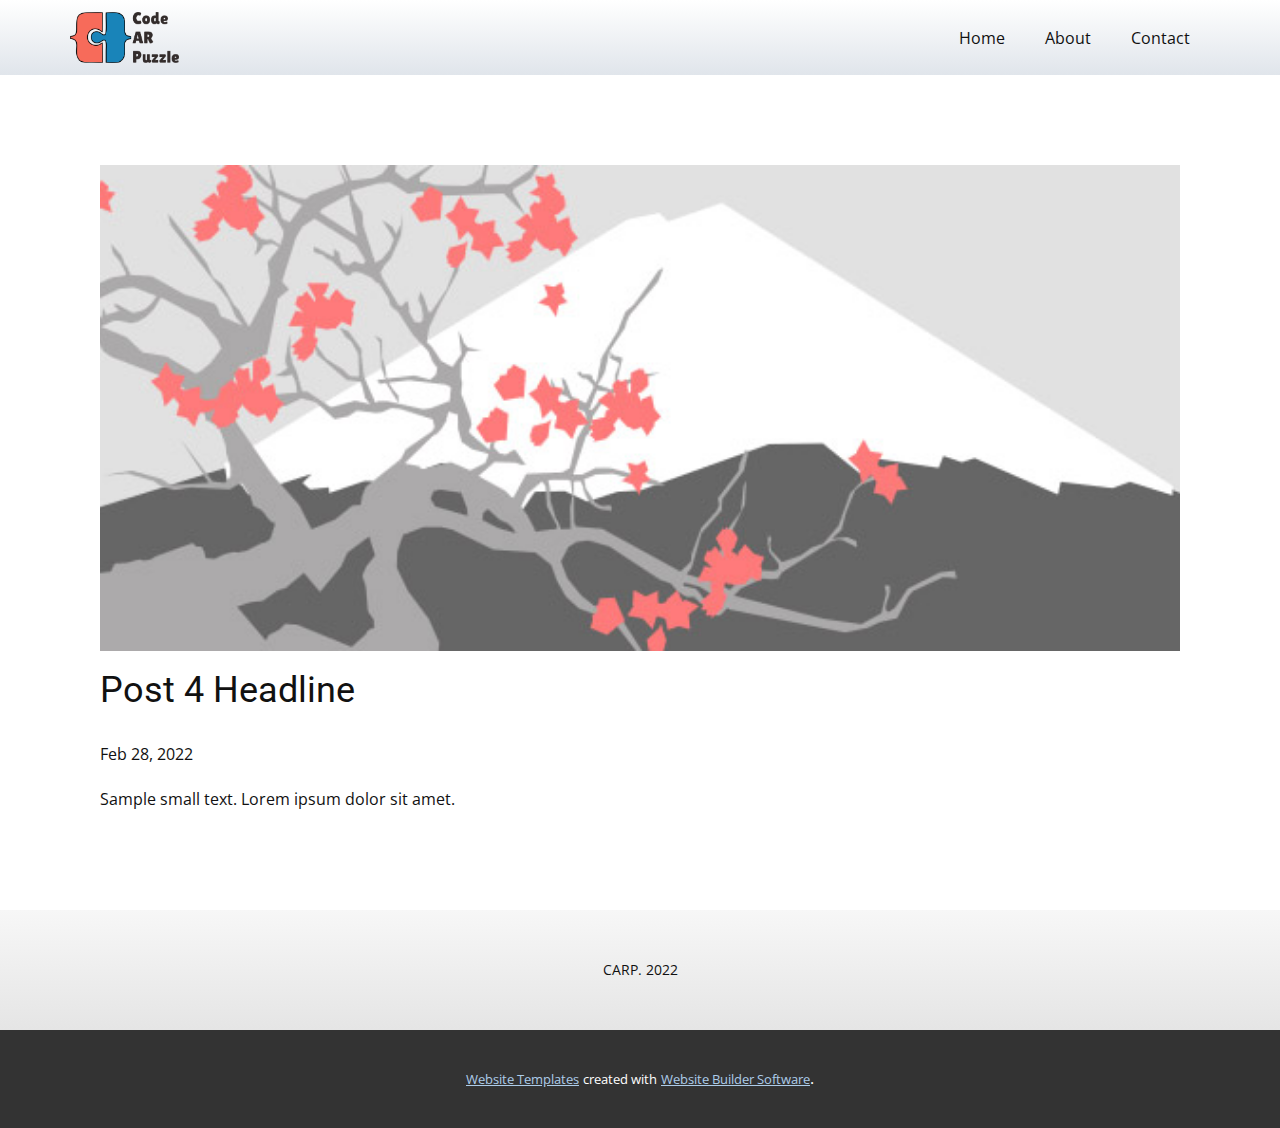
<file: blog/post-3.html>
<!doctype html>
<html style="font-size: 16px;" lang="en"><head>
    <meta name="viewport" content="width=device-width, initial-scale=1.0">
    <meta charset="utf-8">
    <meta name="keywords" content="Post 1 Headline">
    <meta name="description" content="">
    <title>Post 4 Headline</title>
    <link rel="stylesheet" href="../nicepage.css" media="screen">
<link rel="stylesheet" href="../Post-Template.css" media="screen">
    <script class="u-script" type="text/javascript" src="../jquery.js" "="" defer=""></script>
    <script class="u-script" type="text/javascript" src="../nicepage.js" "="" defer=""></script>
    <meta name="generator" content="Nicepage 4.15.11, nicepage.com">
    <link id="u-theme-google-font" rel="stylesheet" href="https://fonts.googleapis.com/css?family=Roboto:100,100i,300,300i,400,400i,500,500i,700,700i,900,900i|Open+Sans:300,300i,400,400i,500,500i,600,600i,700,700i,800,800i">
    
    
    <script type="application/ld+json">{
		"@context": "http://schema.org",
		"@type": "Organization",
		"name": "",
		"logo": "images/LogoGame.png"
}</script>
    <meta name="theme-color" content="#478ac9">
  </head>
  <body class="u-body u-xl-mode" data-lang="en"><header class="u-clearfix u-gradient u-header u-sticky u-sticky-0e06 u-uploaded-video u-header" id="sec-aae3"><div class="u-clearfix u-sheet u-sheet-1">
        <a href="../Copy-of-About.html#sec-6340" data-page-id="211022988" class="u-image u-logo u-image-1" data-image-width="711" data-image-height="332" title="Home">
          <img src="../images/LogoGame.png" class="u-logo-image u-logo-image-1">
        </a>
        <nav class="u-menu u-menu-one-level u-offcanvas u-menu-1">
          <div class="menu-collapse">
            <a class="u-button-style u-nav-link" href="#">
              <svg class="u-svg-link" viewBox="0 0 24 24"><use xmlns:xlink="http://www.w3.org/1999/xlink" xlink:href="#svg-f769"></use></svg>
              <svg class="u-svg-content" version="1.1" id="svg-f769" viewBox="0 0 16 16" x="0px" y="0px" xmlns:xlink="http://www.w3.org/1999/xlink" xmlns="http://www.w3.org/2000/svg"><g><rect y="1" width="16" height="2"></rect><rect y="7" width="16" height="2"></rect><rect y="13" width="16" height="2"></rect>
</g></svg>
            </a>
          </div>
          <div class="u-custom-menu u-nav-container">
            <ul class="u-nav u-unstyled"><li class="u-nav-item"><a class="u-button-style u-nav-link" href="#">Home</a>
</li><li class="u-nav-item"><a class="u-button-style u-nav-link" href="#">About</a>
</li><li class="u-nav-item"><a class="u-button-style u-nav-link" href="#">Contact</a>
</li></ul>
          </div>
          <div class="u-custom-menu u-nav-container-collapse">
            <div class="u-black u-container-style u-inner-container-layout u-opacity u-opacity-95 u-sidenav">
              <div class="u-inner-container-layout u-sidenav-overflow">
                <div class="u-menu-close"></div>
                <ul class="u-align-center u-nav u-popupmenu-items u-unstyled u-nav-2"><li class="u-nav-item"><a class="u-button-style u-nav-link" href="#">Home</a>
</li><li class="u-nav-item"><a class="u-button-style u-nav-link" href="#">About</a>
</li><li class="u-nav-item"><a class="u-button-style u-nav-link" href="#">Contact</a>
</li></ul>
              </div>
            </div>
            <div class="u-black u-menu-overlay u-opacity u-opacity-70"></div>
          </div>
        </nav>
      </div></header>
    <section class="u-align-center u-clearfix u-section-1" id="sec-0db7">
      <div class="u-clearfix u-sheet u-valign-middle-md u-valign-middle-sm u-valign-middle-xs u-sheet-1"><!--post_details--><!--post_details_options_json--><!--{"source":""}--><!--/post_details_options_json--><!--blog_post-->
        <div class="u-container-style u-expanded-width u-post-details u-post-details-1">
          <div class="u-container-layout u-valign-middle u-container-layout-1"><!--blog_post_image-->
            <img alt="" class="u-blog-control u-expanded-width u-image u-image-default u-image-1" src="[data-uri]"><!--/blog_post_image--><!--blog_post_header-->
            <h2 class="u-blog-control u-text u-text-1">Post 4 Headline</h2><!--/blog_post_header--><!--blog_post_metadata-->
            <div class="u-blog-control u-metadata u-metadata-1"><!--blog_post_metadata_date-->
              <span class="u-meta-date u-meta-icon">Feb 28, 2022</span><!--/blog_post_metadata_date--><!--blog_post_metadata_category-->
              <!--/blog_post_metadata_category--><!--blog_post_metadata_comments-->
              <!--/blog_post_metadata_comments-->
            </div><!--/blog_post_metadata--><!--blog_post_content-->
            <div class="u-align-justify u-blog-control u-post-content u-text u-text-2 fr-view">
  Sample small text. Lorem ipsum dolor sit amet.
  </div><!--/blog_post_content-->
          </div>
        </div><!--/blog_post--><!--/post_details-->
      </div>
    </section>
    
    
    <footer class="u-align-center u-clearfix u-footer u-gradient u-footer" id="sec-f980"><div class="u-clearfix u-sheet u-valign-middle u-sheet-1">
        <p class="u-small-text u-text u-text-variant u-text-1">CARP. 2022</p>
      </div></footer>
    <section class="u-backlink u-clearfix u-grey-80">
      <a class="u-link" href="https://nicepage.com/website-templates" target="_blank">
        <span>Website Templates</span>
      </a>
      <p class="u-text">
        <span>created with</span>
      </p>
      <a class="u-link" href="" target="_blank">
        <span>Website Builder Software</span>
      </a>. 
    </section>
  
</body></html>
</file>
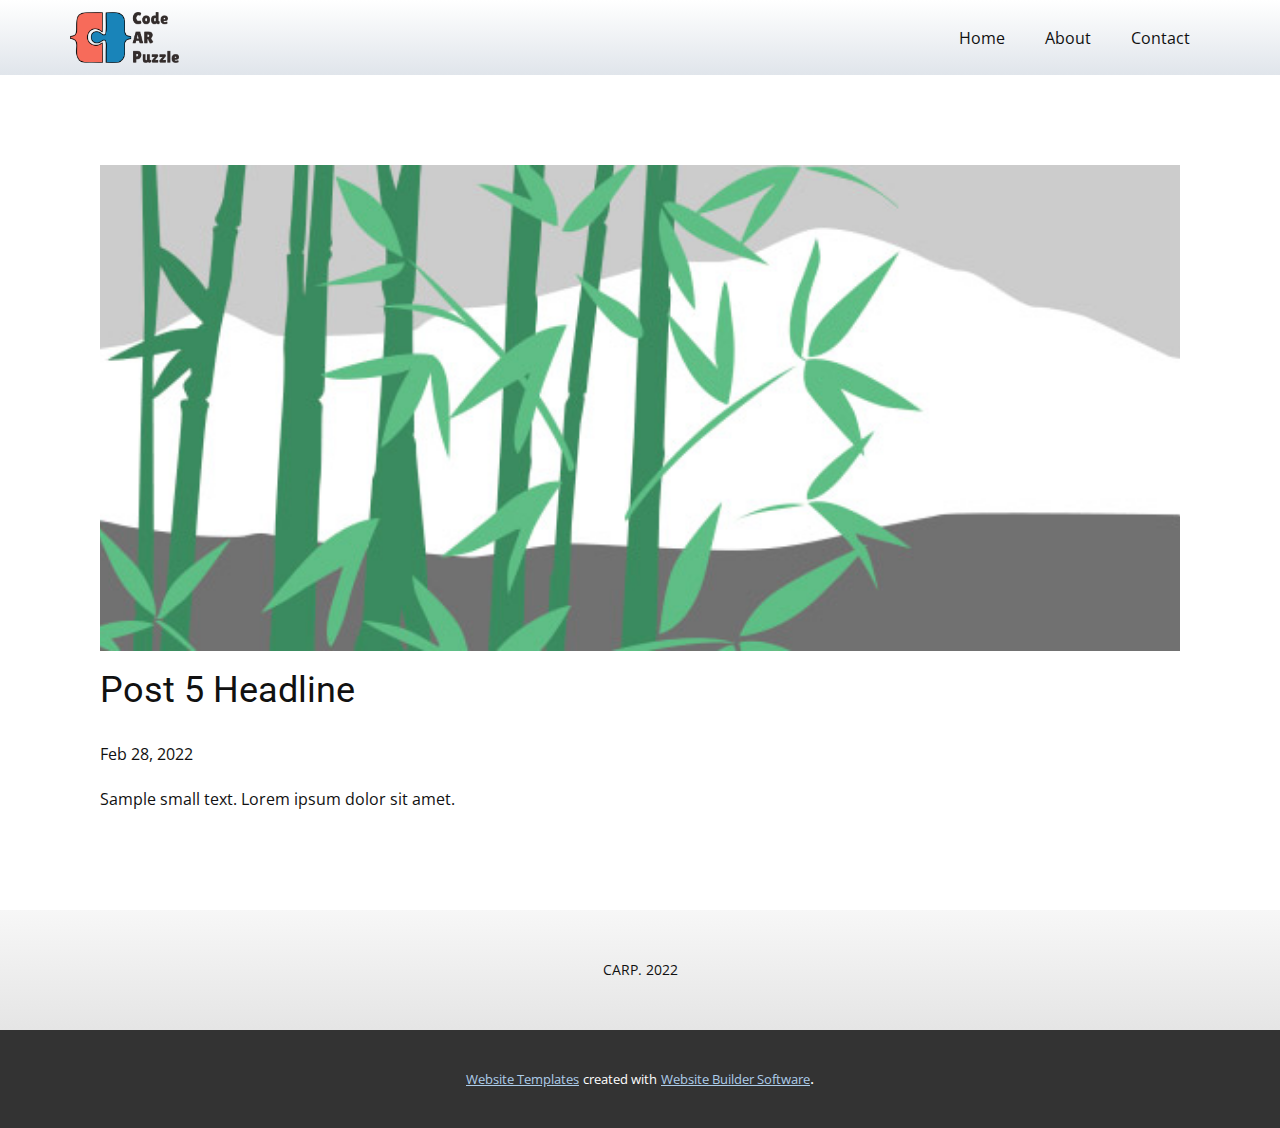
<file: blog/post-4.html>
<!doctype html>
<html style="font-size: 16px;" lang="en"><head>
    <meta name="viewport" content="width=device-width, initial-scale=1.0">
    <meta charset="utf-8">
    <meta name="keywords" content="Post 1 Headline">
    <meta name="description" content="">
    <title>Post 5 Headline</title>
    <link rel="stylesheet" href="../nicepage.css" media="screen">
<link rel="stylesheet" href="../Post-Template.css" media="screen">
    <script class="u-script" type="text/javascript" src="../jquery.js" "="" defer=""></script>
    <script class="u-script" type="text/javascript" src="../nicepage.js" "="" defer=""></script>
    <meta name="generator" content="Nicepage 4.15.11, nicepage.com">
    <link id="u-theme-google-font" rel="stylesheet" href="https://fonts.googleapis.com/css?family=Roboto:100,100i,300,300i,400,400i,500,500i,700,700i,900,900i|Open+Sans:300,300i,400,400i,500,500i,600,600i,700,700i,800,800i">
    
    
    <script type="application/ld+json">{
		"@context": "http://schema.org",
		"@type": "Organization",
		"name": "",
		"logo": "images/LogoGame.png"
}</script>
    <meta name="theme-color" content="#478ac9">
  </head>
  <body class="u-body u-xl-mode" data-lang="en"><header class="u-clearfix u-gradient u-header u-sticky u-sticky-0e06 u-uploaded-video u-header" id="sec-aae3"><div class="u-clearfix u-sheet u-sheet-1">
        <a href="../Copy-of-About.html#sec-6340" data-page-id="211022988" class="u-image u-logo u-image-1" data-image-width="711" data-image-height="332" title="Home">
          <img src="../images/LogoGame.png" class="u-logo-image u-logo-image-1">
        </a>
        <nav class="u-menu u-menu-one-level u-offcanvas u-menu-1">
          <div class="menu-collapse">
            <a class="u-button-style u-nav-link" href="#">
              <svg class="u-svg-link" viewBox="0 0 24 24"><use xmlns:xlink="http://www.w3.org/1999/xlink" xlink:href="#svg-f769"></use></svg>
              <svg class="u-svg-content" version="1.1" id="svg-f769" viewBox="0 0 16 16" x="0px" y="0px" xmlns:xlink="http://www.w3.org/1999/xlink" xmlns="http://www.w3.org/2000/svg"><g><rect y="1" width="16" height="2"></rect><rect y="7" width="16" height="2"></rect><rect y="13" width="16" height="2"></rect>
</g></svg>
            </a>
          </div>
          <div class="u-custom-menu u-nav-container">
            <ul class="u-nav u-unstyled"><li class="u-nav-item"><a class="u-button-style u-nav-link" href="#">Home</a>
</li><li class="u-nav-item"><a class="u-button-style u-nav-link" href="#">About</a>
</li><li class="u-nav-item"><a class="u-button-style u-nav-link" href="#">Contact</a>
</li></ul>
          </div>
          <div class="u-custom-menu u-nav-container-collapse">
            <div class="u-black u-container-style u-inner-container-layout u-opacity u-opacity-95 u-sidenav">
              <div class="u-inner-container-layout u-sidenav-overflow">
                <div class="u-menu-close"></div>
                <ul class="u-align-center u-nav u-popupmenu-items u-unstyled u-nav-2"><li class="u-nav-item"><a class="u-button-style u-nav-link" href="#">Home</a>
</li><li class="u-nav-item"><a class="u-button-style u-nav-link" href="#">About</a>
</li><li class="u-nav-item"><a class="u-button-style u-nav-link" href="#">Contact</a>
</li></ul>
              </div>
            </div>
            <div class="u-black u-menu-overlay u-opacity u-opacity-70"></div>
          </div>
        </nav>
      </div></header>
    <section class="u-align-center u-clearfix u-section-1" id="sec-0db7">
      <div class="u-clearfix u-sheet u-valign-middle-md u-valign-middle-sm u-valign-middle-xs u-sheet-1"><!--post_details--><!--post_details_options_json--><!--{"source":""}--><!--/post_details_options_json--><!--blog_post-->
        <div class="u-container-style u-expanded-width u-post-details u-post-details-1">
          <div class="u-container-layout u-valign-middle u-container-layout-1"><!--blog_post_image-->
            <img alt="" class="u-blog-control u-expanded-width u-image u-image-default u-image-1" src="[data-uri]"><!--/blog_post_image--><!--blog_post_header-->
            <h2 class="u-blog-control u-text u-text-1">Post 5 Headline</h2><!--/blog_post_header--><!--blog_post_metadata-->
            <div class="u-blog-control u-metadata u-metadata-1"><!--blog_post_metadata_date-->
              <span class="u-meta-date u-meta-icon">Feb 28, 2022</span><!--/blog_post_metadata_date--><!--blog_post_metadata_category-->
              <!--/blog_post_metadata_category--><!--blog_post_metadata_comments-->
              <!--/blog_post_metadata_comments-->
            </div><!--/blog_post_metadata--><!--blog_post_content-->
            <div class="u-align-justify u-blog-control u-post-content u-text u-text-2 fr-view">
  Sample small text. Lorem ipsum dolor sit amet.
  </div><!--/blog_post_content-->
          </div>
        </div><!--/blog_post--><!--/post_details-->
      </div>
    </section>
    
    
    <footer class="u-align-center u-clearfix u-footer u-gradient u-footer" id="sec-f980"><div class="u-clearfix u-sheet u-valign-middle u-sheet-1">
        <p class="u-small-text u-text u-text-variant u-text-1">CARP. 2022</p>
      </div></footer>
    <section class="u-backlink u-clearfix u-grey-80">
      <a class="u-link" href="https://nicepage.com/website-templates" target="_blank">
        <span>Website Templates</span>
      </a>
      <p class="u-text">
        <span>created with</span>
      </p>
      <a class="u-link" href="" target="_blank">
        <span>Website Builder Software</span>
      </a>. 
    </section>
  
</body></html>
</file>
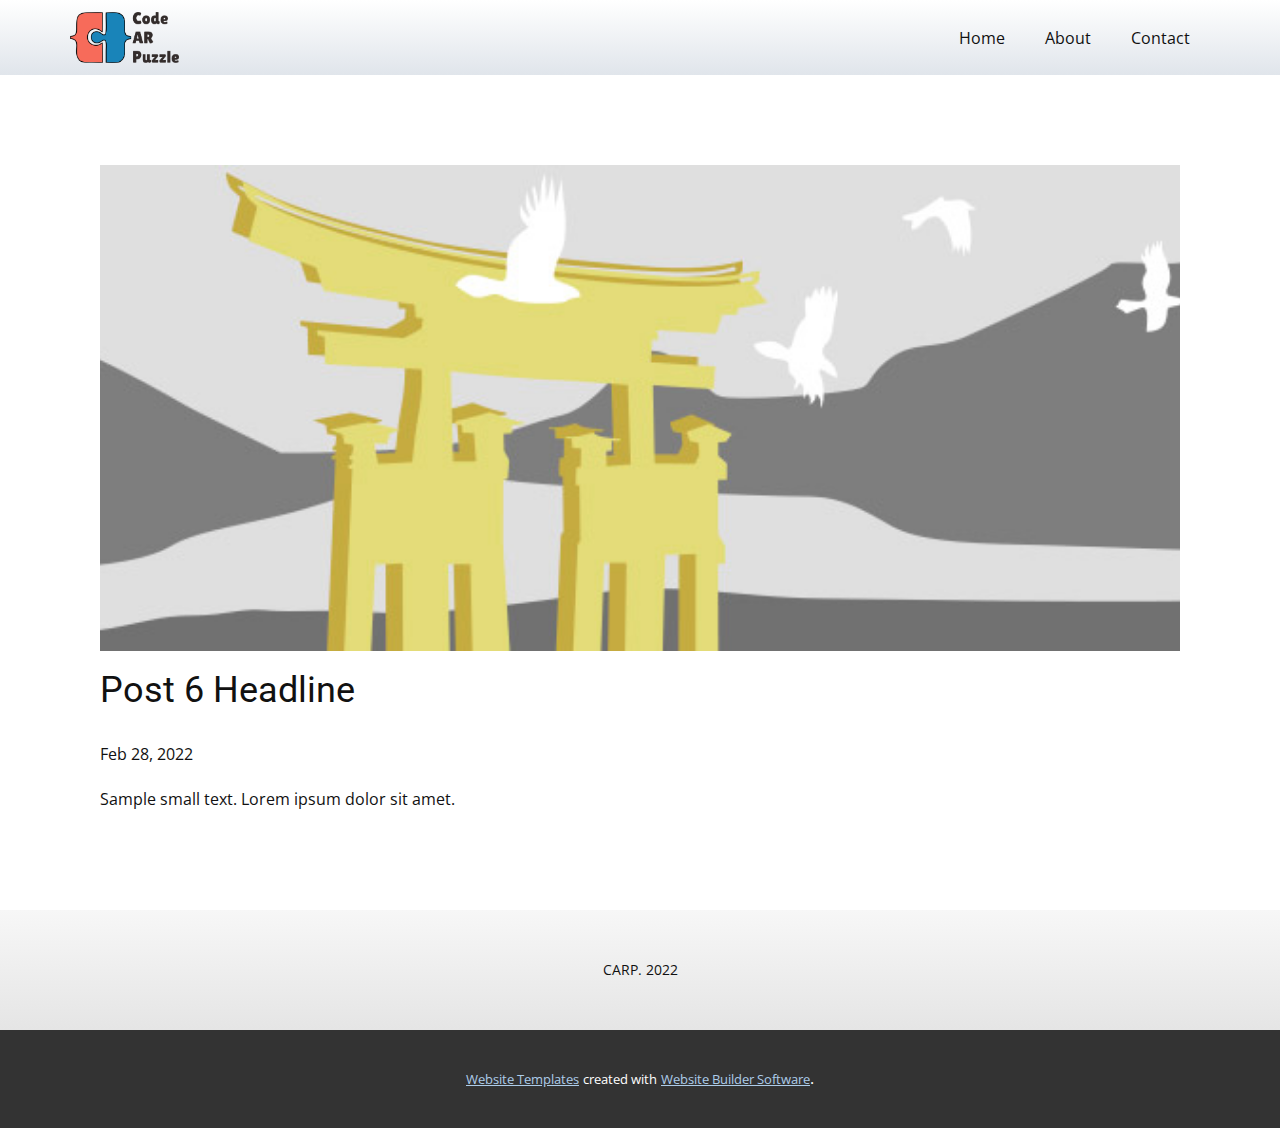
<file: blog/post-5.html>
<!doctype html>
<html style="font-size: 16px;" lang="en"><head>
    <meta name="viewport" content="width=device-width, initial-scale=1.0">
    <meta charset="utf-8">
    <meta name="keywords" content="Post 1 Headline">
    <meta name="description" content="">
    <title>Post 6 Headline</title>
    <link rel="stylesheet" href="../nicepage.css" media="screen">
<link rel="stylesheet" href="../Post-Template.css" media="screen">
    <script class="u-script" type="text/javascript" src="../jquery.js" "="" defer=""></script>
    <script class="u-script" type="text/javascript" src="../nicepage.js" "="" defer=""></script>
    <meta name="generator" content="Nicepage 4.15.11, nicepage.com">
    <link id="u-theme-google-font" rel="stylesheet" href="https://fonts.googleapis.com/css?family=Roboto:100,100i,300,300i,400,400i,500,500i,700,700i,900,900i|Open+Sans:300,300i,400,400i,500,500i,600,600i,700,700i,800,800i">
    
    
    <script type="application/ld+json">{
		"@context": "http://schema.org",
		"@type": "Organization",
		"name": "",
		"logo": "images/LogoGame.png"
}</script>
    <meta name="theme-color" content="#478ac9">
  </head>
  <body class="u-body u-xl-mode" data-lang="en"><header class="u-clearfix u-gradient u-header u-sticky u-sticky-0e06 u-uploaded-video u-header" id="sec-aae3"><div class="u-clearfix u-sheet u-sheet-1">
        <a href="../Copy-of-About.html#sec-6340" data-page-id="211022988" class="u-image u-logo u-image-1" data-image-width="711" data-image-height="332" title="Home">
          <img src="../images/LogoGame.png" class="u-logo-image u-logo-image-1">
        </a>
        <nav class="u-menu u-menu-one-level u-offcanvas u-menu-1">
          <div class="menu-collapse">
            <a class="u-button-style u-nav-link" href="#">
              <svg class="u-svg-link" viewBox="0 0 24 24"><use xmlns:xlink="http://www.w3.org/1999/xlink" xlink:href="#svg-f769"></use></svg>
              <svg class="u-svg-content" version="1.1" id="svg-f769" viewBox="0 0 16 16" x="0px" y="0px" xmlns:xlink="http://www.w3.org/1999/xlink" xmlns="http://www.w3.org/2000/svg"><g><rect y="1" width="16" height="2"></rect><rect y="7" width="16" height="2"></rect><rect y="13" width="16" height="2"></rect>
</g></svg>
            </a>
          </div>
          <div class="u-custom-menu u-nav-container">
            <ul class="u-nav u-unstyled"><li class="u-nav-item"><a class="u-button-style u-nav-link" href="#">Home</a>
</li><li class="u-nav-item"><a class="u-button-style u-nav-link" href="#">About</a>
</li><li class="u-nav-item"><a class="u-button-style u-nav-link" href="#">Contact</a>
</li></ul>
          </div>
          <div class="u-custom-menu u-nav-container-collapse">
            <div class="u-black u-container-style u-inner-container-layout u-opacity u-opacity-95 u-sidenav">
              <div class="u-inner-container-layout u-sidenav-overflow">
                <div class="u-menu-close"></div>
                <ul class="u-align-center u-nav u-popupmenu-items u-unstyled u-nav-2"><li class="u-nav-item"><a class="u-button-style u-nav-link" href="#">Home</a>
</li><li class="u-nav-item"><a class="u-button-style u-nav-link" href="#">About</a>
</li><li class="u-nav-item"><a class="u-button-style u-nav-link" href="#">Contact</a>
</li></ul>
              </div>
            </div>
            <div class="u-black u-menu-overlay u-opacity u-opacity-70"></div>
          </div>
        </nav>
      </div></header>
    <section class="u-align-center u-clearfix u-section-1" id="sec-0db7">
      <div class="u-clearfix u-sheet u-valign-middle-md u-valign-middle-sm u-valign-middle-xs u-sheet-1"><!--post_details--><!--post_details_options_json--><!--{"source":""}--><!--/post_details_options_json--><!--blog_post-->
        <div class="u-container-style u-expanded-width u-post-details u-post-details-1">
          <div class="u-container-layout u-valign-middle u-container-layout-1"><!--blog_post_image-->
            <img alt="" class="u-blog-control u-expanded-width u-image u-image-default u-image-1" src="[data-uri]"><!--/blog_post_image--><!--blog_post_header-->
            <h2 class="u-blog-control u-text u-text-1">Post 6 Headline</h2><!--/blog_post_header--><!--blog_post_metadata-->
            <div class="u-blog-control u-metadata u-metadata-1"><!--blog_post_metadata_date-->
              <span class="u-meta-date u-meta-icon">Feb 28, 2022</span><!--/blog_post_metadata_date--><!--blog_post_metadata_category-->
              <!--/blog_post_metadata_category--><!--blog_post_metadata_comments-->
              <!--/blog_post_metadata_comments-->
            </div><!--/blog_post_metadata--><!--blog_post_content-->
            <div class="u-align-justify u-blog-control u-post-content u-text u-text-2 fr-view">
  Sample small text. Lorem ipsum dolor sit amet.
  </div><!--/blog_post_content-->
          </div>
        </div><!--/blog_post--><!--/post_details-->
      </div>
    </section>
    
    
    <footer class="u-align-center u-clearfix u-footer u-gradient u-footer" id="sec-f980"><div class="u-clearfix u-sheet u-valign-middle u-sheet-1">
        <p class="u-small-text u-text u-text-variant u-text-1">CARP. 2022</p>
      </div></footer>
    <section class="u-backlink u-clearfix u-grey-80">
      <a class="u-link" href="https://nicepage.com/website-templates" target="_blank">
        <span>Website Templates</span>
      </a>
      <p class="u-text">
        <span>created with</span>
      </p>
      <a class="u-link" href="" target="_blank">
        <span>Website Builder Software</span>
      </a>. 
    </section>
  
</body></html>
</file>
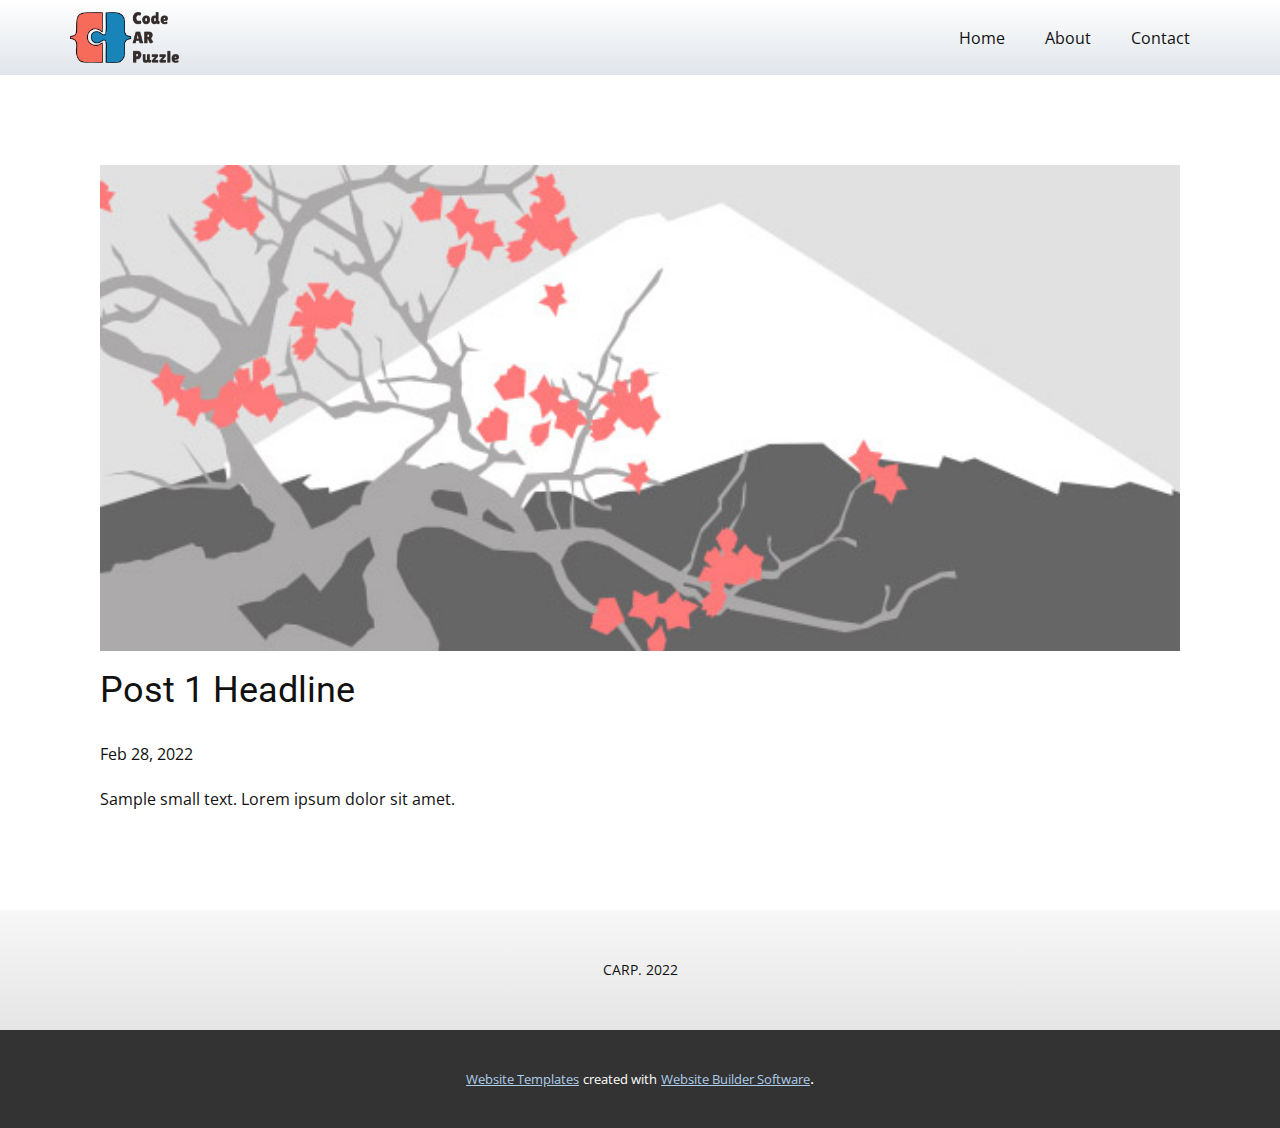
<file: blog/post.html>
<!doctype html>
<html style="font-size: 16px;" lang="en"><head>
    <meta name="viewport" content="width=device-width, initial-scale=1.0">
    <meta charset="utf-8">
    <meta name="keywords" content="Post 1 Headline">
    <meta name="description" content="">
    <title>Post 1 Headline</title>
    <link rel="stylesheet" href="../nicepage.css" media="screen">
<link rel="stylesheet" href="../Post-Template.css" media="screen">
    <script class="u-script" type="text/javascript" src="../jquery.js" "="" defer=""></script>
    <script class="u-script" type="text/javascript" src="../nicepage.js" "="" defer=""></script>
    <meta name="generator" content="Nicepage 4.15.11, nicepage.com">
    <link id="u-theme-google-font" rel="stylesheet" href="https://fonts.googleapis.com/css?family=Roboto:100,100i,300,300i,400,400i,500,500i,700,700i,900,900i|Open+Sans:300,300i,400,400i,500,500i,600,600i,700,700i,800,800i">
    
    
    <script type="application/ld+json">{
		"@context": "http://schema.org",
		"@type": "Organization",
		"name": "",
		"logo": "images/LogoGame.png"
}</script>
    <meta name="theme-color" content="#478ac9">
  </head>
  <body class="u-body u-xl-mode" data-lang="en"><header class="u-clearfix u-gradient u-header u-sticky u-sticky-0e06 u-uploaded-video u-header" id="sec-aae3"><div class="u-clearfix u-sheet u-sheet-1">
        <a href="../Copy-of-About.html#sec-6340" data-page-id="211022988" class="u-image u-logo u-image-1" data-image-width="711" data-image-height="332" title="Home">
          <img src="../images/LogoGame.png" class="u-logo-image u-logo-image-1">
        </a>
        <nav class="u-menu u-menu-one-level u-offcanvas u-menu-1">
          <div class="menu-collapse">
            <a class="u-button-style u-nav-link" href="#">
              <svg class="u-svg-link" viewBox="0 0 24 24"><use xmlns:xlink="http://www.w3.org/1999/xlink" xlink:href="#svg-f769"></use></svg>
              <svg class="u-svg-content" version="1.1" id="svg-f769" viewBox="0 0 16 16" x="0px" y="0px" xmlns:xlink="http://www.w3.org/1999/xlink" xmlns="http://www.w3.org/2000/svg"><g><rect y="1" width="16" height="2"></rect><rect y="7" width="16" height="2"></rect><rect y="13" width="16" height="2"></rect>
</g></svg>
            </a>
          </div>
          <div class="u-custom-menu u-nav-container">
            <ul class="u-nav u-unstyled"><li class="u-nav-item"><a class="u-button-style u-nav-link" href="#">Home</a>
</li><li class="u-nav-item"><a class="u-button-style u-nav-link" href="#">About</a>
</li><li class="u-nav-item"><a class="u-button-style u-nav-link" href="#">Contact</a>
</li></ul>
          </div>
          <div class="u-custom-menu u-nav-container-collapse">
            <div class="u-black u-container-style u-inner-container-layout u-opacity u-opacity-95 u-sidenav">
              <div class="u-inner-container-layout u-sidenav-overflow">
                <div class="u-menu-close"></div>
                <ul class="u-align-center u-nav u-popupmenu-items u-unstyled u-nav-2"><li class="u-nav-item"><a class="u-button-style u-nav-link" href="#">Home</a>
</li><li class="u-nav-item"><a class="u-button-style u-nav-link" href="#">About</a>
</li><li class="u-nav-item"><a class="u-button-style u-nav-link" href="#">Contact</a>
</li></ul>
              </div>
            </div>
            <div class="u-black u-menu-overlay u-opacity u-opacity-70"></div>
          </div>
        </nav>
      </div></header>
    <section class="u-align-center u-clearfix u-section-1" id="sec-0db7">
      <div class="u-clearfix u-sheet u-valign-middle-md u-valign-middle-sm u-valign-middle-xs u-sheet-1"><!--post_details--><!--post_details_options_json--><!--{"source":""}--><!--/post_details_options_json--><!--blog_post-->
        <div class="u-container-style u-expanded-width u-post-details u-post-details-1">
          <div class="u-container-layout u-valign-middle u-container-layout-1"><!--blog_post_image-->
            <img alt="" class="u-blog-control u-expanded-width u-image u-image-default u-image-1" src="[data-uri]"><!--/blog_post_image--><!--blog_post_header-->
            <h2 class="u-blog-control u-text u-text-1">Post 1 Headline</h2><!--/blog_post_header--><!--blog_post_metadata-->
            <div class="u-blog-control u-metadata u-metadata-1"><!--blog_post_metadata_date-->
              <span class="u-meta-date u-meta-icon">Feb 28, 2022</span><!--/blog_post_metadata_date--><!--blog_post_metadata_category-->
              <!--/blog_post_metadata_category--><!--blog_post_metadata_comments-->
              <!--/blog_post_metadata_comments-->
            </div><!--/blog_post_metadata--><!--blog_post_content-->
            <div class="u-align-justify u-blog-control u-post-content u-text u-text-2 fr-view">
  Sample small text. Lorem ipsum dolor sit amet.
  </div><!--/blog_post_content-->
          </div>
        </div><!--/blog_post--><!--/post_details-->
      </div>
    </section>
    
    
    <footer class="u-align-center u-clearfix u-footer u-gradient u-footer" id="sec-f980"><div class="u-clearfix u-sheet u-valign-middle u-sheet-1">
        <p class="u-small-text u-text u-text-variant u-text-1">CARP. 2022</p>
      </div></footer>
    <section class="u-backlink u-clearfix u-grey-80">
      <a class="u-link" href="https://nicepage.com/website-templates" target="_blank">
        <span>Website Templates</span>
      </a>
      <p class="u-text">
        <span>created with</span>
      </p>
      <a class="u-link" href="" target="_blank">
        <span>Website Builder Software</span>
      </a>. 
    </section>
  
</body></html>
</file>
